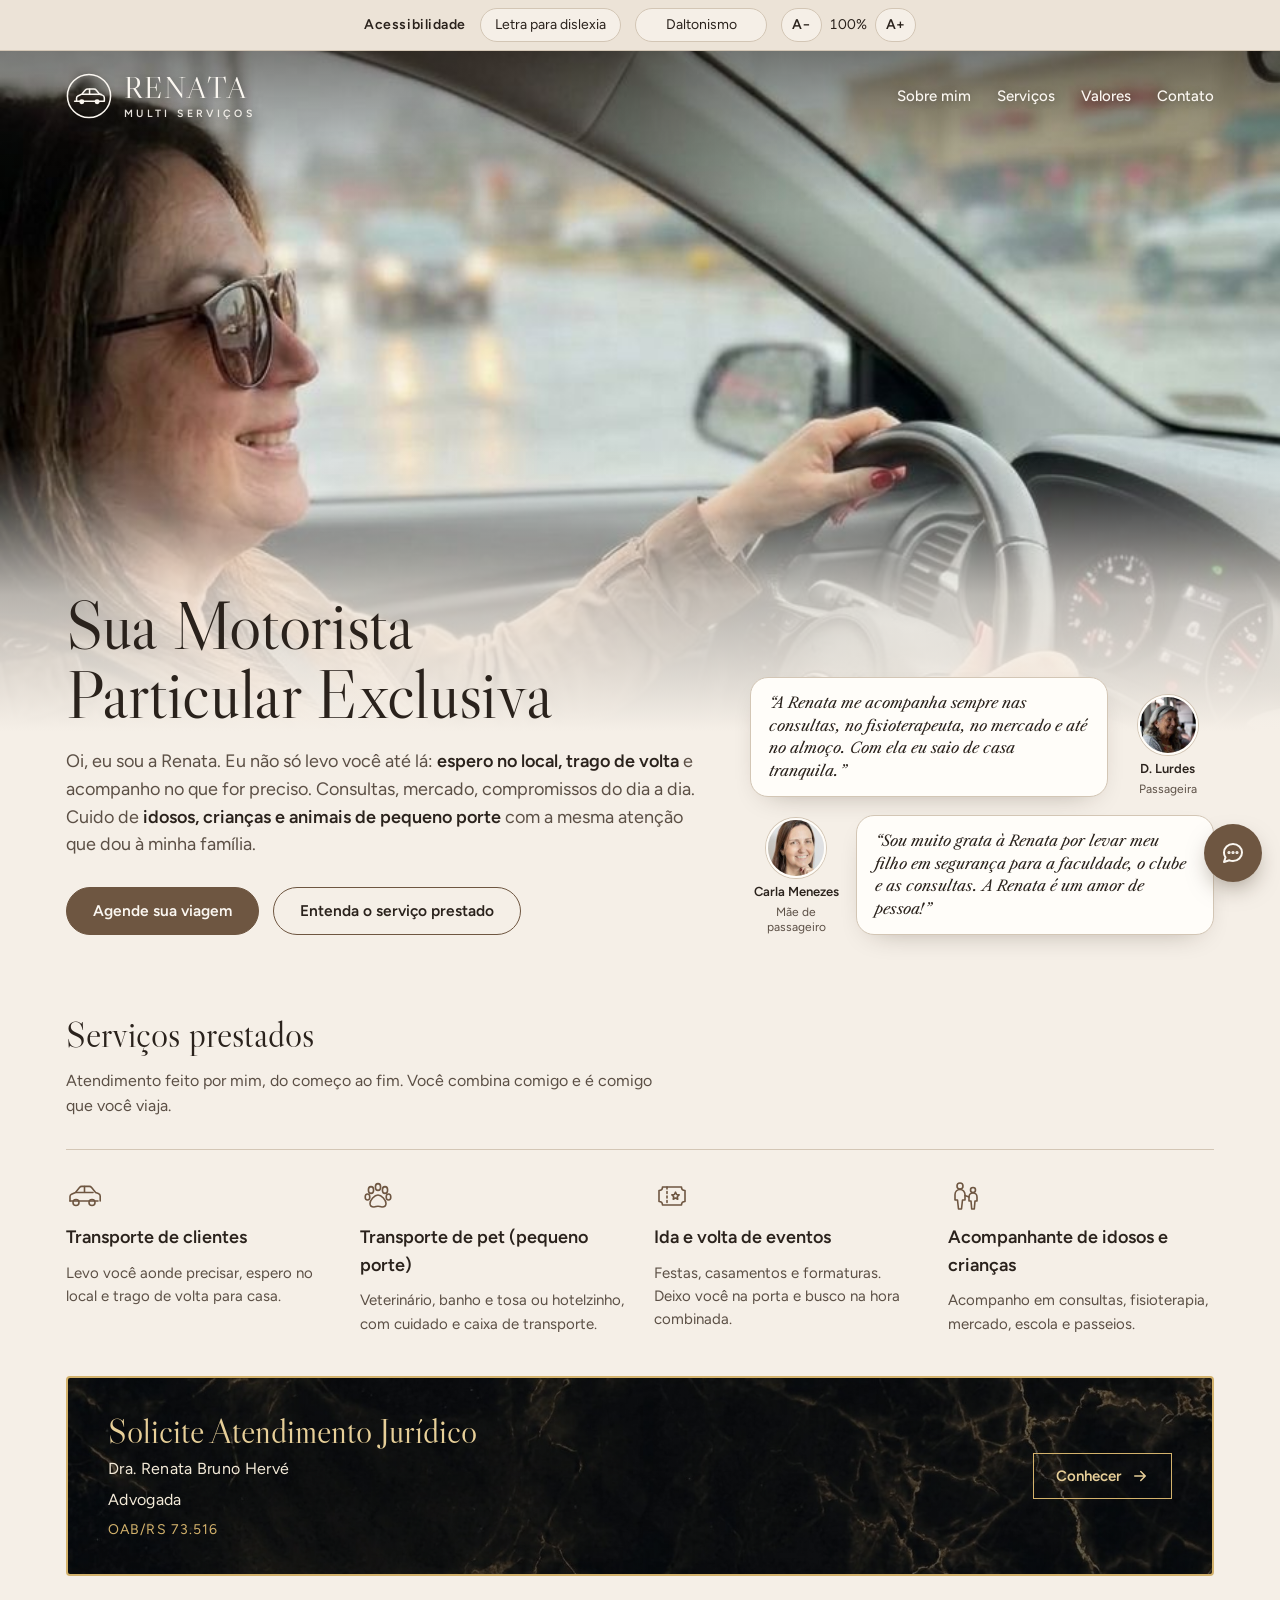
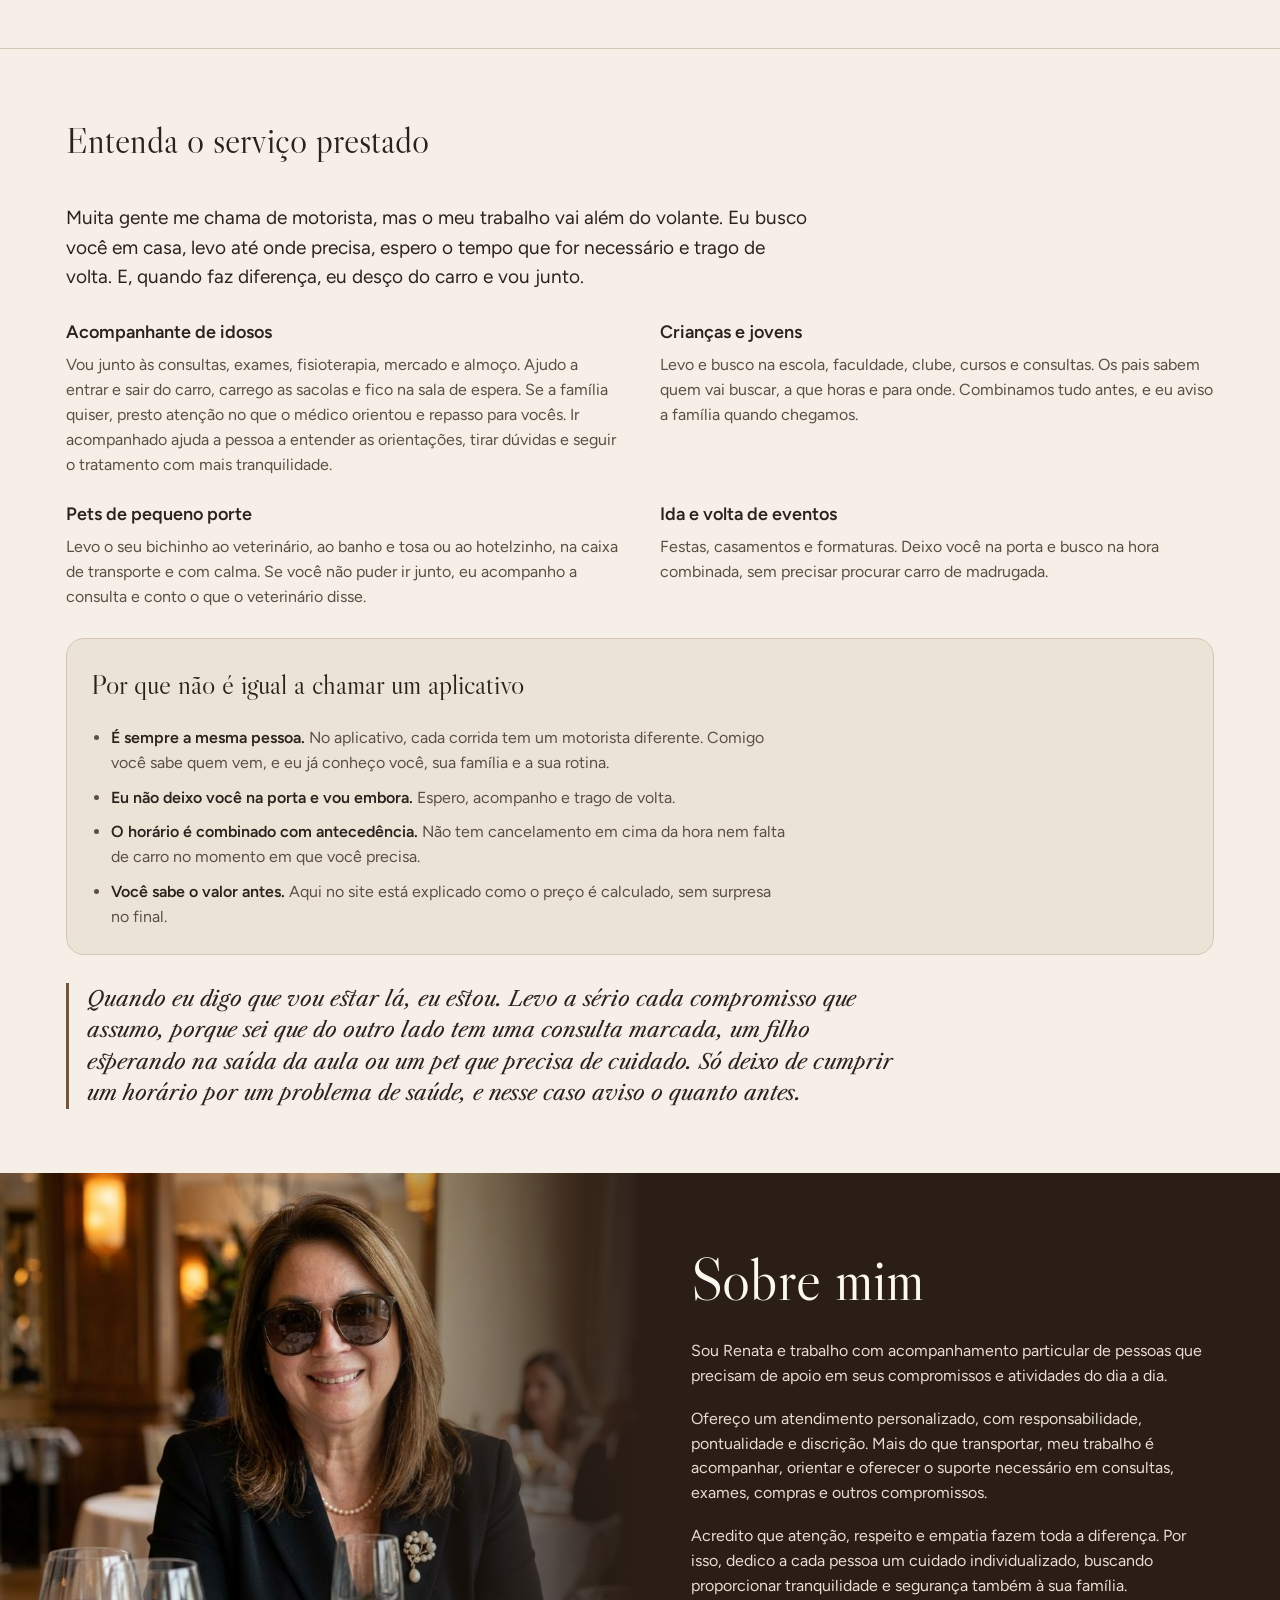
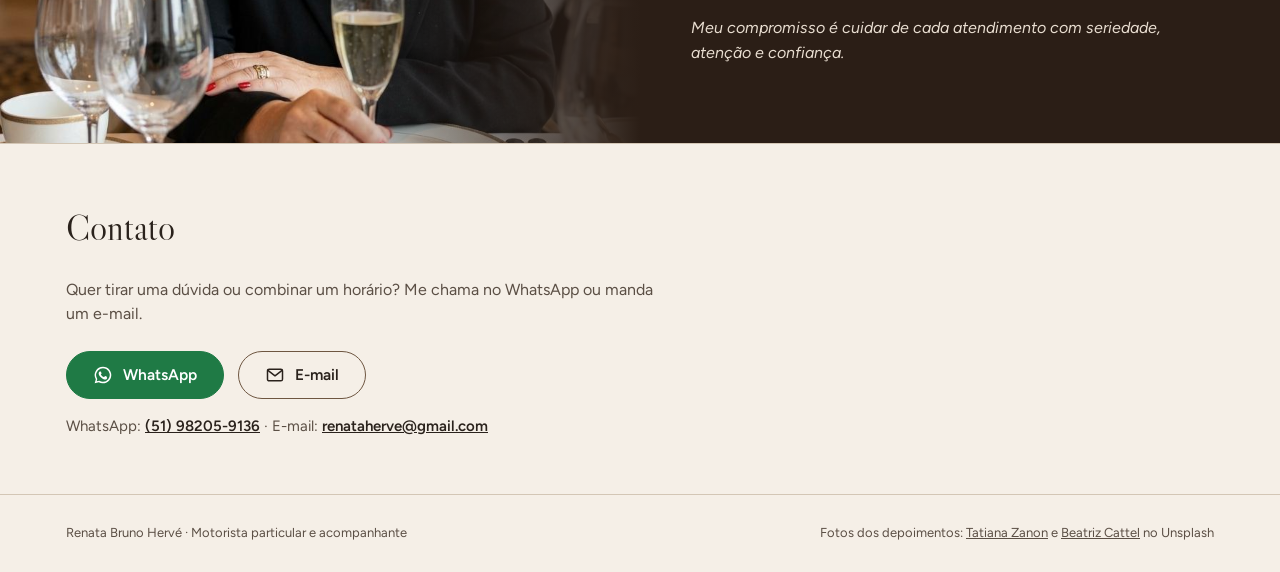
<file: index.html>
<!doctype html>
<html lang="pt-BR">
<head>
<meta charset="utf-8">
<meta name="viewport" content="width=device-width, initial-scale=1, viewport-fit=cover">
<title>Renata Multi Serviços</title>
<meta name="claude:viewport-fit-sides" content="cover">
<meta name="description" content="Renata, motorista particular e acompanhante: leva, espera, traz de volta e acompanha idosos, crianças e pets de pequeno porte.">
<link rel="preconnect" href="https://fonts.googleapis.com">
<link rel="preconnect" href="https://fonts.gstatic.com" crossorigin>
<link rel="stylesheet" href="https://fonts.googleapis.com/css2?family=Libre+Caslon+Display&family=Libre+Caslon+Text:ital@1&family=Figtree:wght@400;500;600&display=swap">
<link rel="stylesheet" href="a11y.css">
<script src="a11y.js" defer></script>
<style>
/* Layout: foto da Renata ao volante ocupa o topo e se dissolve no fundo; texto, botões e depoimentos sobre o degradê; serviços em faixa abaixo. */
:root {
  --bg: #f5efe7;
  --bg-soft: #ece3d7;
  --ink: #2a221c;
  --ink-soft: #5b4f45;
  --accent: #6e5641;
  --accent-ink: #fbf7f1;
  --line: #d3c6b5;
  --bubble: #fffdf9;
  --nav-ink: #fbf7f1;
  --font-display: "Libre Caslon Display", "Georgia", "Times New Roman", serif;
  --font-quote: "Libre Caslon Text", "Georgia", serif;
  --font-body: "Figtree", "Segoe UI", system-ui, sans-serif;
  --gutter-l: max(16px, env(safe-area-inset-left, 0px));
  --gutter-r: max(16px, env(safe-area-inset-right, 0px));
}
@media (prefers-color-scheme: dark) {
  :root:not([data-theme="light"]) {
    --bg: #1d1814; --bg-soft: #26201b; --ink: #f1e9df; --ink-soft: #c4b6a7;
    --accent: #c9a882; --accent-ink: #1d1814; --line: #4a3f35; --bubble: #2b241e; --nav-ink: #fbf7f1;
    color-scheme: dark;
  }
}
:root[data-theme="dark"] {
  --bg: #1d1814; --bg-soft: #26201b; --ink: #f1e9df; --ink-soft: #c4b6a7;
  --accent: #c9a882; --accent-ink: #1d1814; --line: #4a3f35; --bubble: #2b241e; --nav-ink: #fbf7f1;
  color-scheme: dark;
}

* { box-sizing: border-box; }
html { scroll-behavior: smooth; }
@media (prefers-reduced-motion: reduce) { html { scroll-behavior: auto; } }
img { max-width: 100%; }
[hidden] { display: none !important; }
body { margin: 0; background: var(--bg); color: var(--ink); font-family: var(--font-body); font-size: 16px; line-height: 1.55; }
.wrap { max-width: 1180px; margin-inline: auto; padding-left: var(--gutter-l); padding-right: var(--gutter-r); }
a { color: inherit; }
::selection { background: var(--accent); color: var(--accent-ink); }
:focus-visible { outline: 2px solid var(--accent); outline-offset: 3px; border-radius: 4px; }

/* ---------- Header ---------- */
.site-header { position: absolute; inset: 0 0 auto 0; z-index: 5; padding-top: env(safe-area-inset-top, 0px); }
.site-header .wrap { display: flex; align-items: center; justify-content: space-between; gap: 24px; padding-block: 22px; }
.logo { display: flex; align-items: center; gap: 12px; text-decoration: none; color: var(--nav-ink); }
.logo svg { width: 46px; height: 46px; flex: none; }
.logo-text { display: flex; flex-direction: column; line-height: 1; }
.logo-name { font-family: var(--font-display); font-size: 30px; letter-spacing: 0.06em; }
.logo-sub { font-size: 10.5px; font-weight: 600; letter-spacing: 0.32em; text-transform: uppercase; margin-top: 6px; opacity: 0.9; }
.nav { display: flex; gap: 26px; font-size: 15px; font-weight: 500; color: var(--nav-ink); }
.nav a { text-decoration: none; text-shadow: 0 1px 8px rgba(0,0,0,.35); }
.nav a:hover { text-decoration: underline; text-underline-offset: 5px; }
.logo { text-shadow: 0 1px 10px rgba(0,0,0,.3); }

/* ---------- Hero ---------- */
.hero { --photo-h: clamp(380px, 60vh, 640px); position: relative; isolation: isolate; padding-top: var(--photo-h); }
.hero-photo { position: absolute; inset: 0 0 auto 0; height: calc(var(--photo-h) + 140px); z-index: -2; background: url("img/hero.jpg") 22% 30% / cover no-repeat; }
.hero-photo::before { content: ""; position: absolute; inset: 0 0 auto 0; height: 160px; background: linear-gradient(rgba(25,18,12,.55), rgba(25,18,12,0)); }
/* o título começa dentro do degradê: a foto fica livre acima dele */
.hero-photo::after { content: ""; position: absolute; inset: 0; background: linear-gradient(to bottom, transparent 58%, color-mix(in srgb, var(--bg) 75%, transparent) 80%, var(--bg) 100%); }
.hero-grid { width: 100%; display: grid; grid-template-columns: minmax(0, 1.25fr) minmax(0, .9fr); gap: 40px; align-items: end; padding-block: 0 44px; }
.hero-copy { min-width: 0; }
h1 { font-family: var(--font-display); font-weight: 400; font-size: clamp(40px, 6vw, 68px); line-height: 1.02; margin: 0 0 18px; text-wrap: balance; letter-spacing: -0.005em; }
.lead { font-size: clamp(16px, 1.6vw, 18px); color: var(--ink-soft); max-width: 58ch; margin: 0 0 28px; }
.lead strong { color: var(--ink); font-weight: 600; }
.ctas { display: flex; flex-wrap: wrap; gap: 14px; }
.btn { display: inline-flex; align-items: center; justify-content: center; min-height: 48px; padding: 0 26px; border-radius: 999px; font-weight: 600; font-size: 15.5px; text-decoration: none; border: 1.5px solid var(--accent); transition: transform .15s ease, background-color .15s ease, color .15s ease; }
.btn-solid { background: var(--accent); color: var(--accent-ink); }
.btn-solid:hover { transform: translateY(-1px); filter: brightness(1.06); }
.btn-ghost { color: var(--ink); background: transparent; }
.btn-ghost:hover { background: var(--accent); color: var(--accent-ink); }
@media (prefers-reduced-motion: reduce) { .btn { transition: none; } .btn:hover { transform: none; } }

/* ---------- Depoimentos ---------- */
.quotes { display: flex; flex-direction: column; gap: 18px; min-width: 0; }
.quote { margin: 0; display: grid; grid-template-columns: 1fr auto; gap: 10px 14px; align-items: end; }
.quote:nth-child(2) { grid-template-columns: auto 1fr; }
.quote:nth-child(2) .bubble { order: 2; }
.quote:nth-child(2) .who { order: 1; }
.bubble { margin: 0; position: relative; background: var(--bubble); border: 1px solid var(--line); border-radius: 18px; padding: 14px 18px; font-family: var(--font-quote); font-style: italic; font-size: 15px; line-height: 1.5; color: var(--ink); box-shadow: 0 10px 30px -18px rgba(40,25,10,.45); }
.bubble p { margin: 0; }
.who { display: flex; flex-direction: column; align-items: center; gap: 6px; text-align: center; width: 92px; }
.who img { width: 60px; height: 60px; border-radius: 50%; object-fit: cover; border: 2px solid var(--bubble); box-shadow: 0 0 0 1px var(--line); }
.who cite { font-style: normal; font-weight: 600; font-size: 13px; line-height: 1.2; }
.who span { font-size: 12px; color: var(--ink-soft); line-height: 1.25; }

/* ---------- Serviços ---------- */
.services { padding-block: 28px 72px; }
.section-title { font-family: var(--font-display); font-weight: 400; font-size: clamp(28px, 3.2vw, 36px); margin: 0 0 6px; }
.section-kicker { color: var(--ink-soft); margin: 0 0 30px; max-width: 60ch; }
.service-list { list-style: none; margin: 0; padding: 0; display: grid; grid-template-columns: repeat(4, minmax(0, 1fr)); gap: 28px; border-top: 1px solid var(--line); padding-top: 28px; }
.service { min-width: 0; display: flex; flex-direction: column; gap: 10px; }
.service svg { width: 36px; height: 36px; color: var(--accent); }
.service h3 { margin: 0; font-size: 18px; font-weight: 600; }
.service p { margin: 0; color: var(--ink-soft); font-size: 15px; }
.juridico { display: flex; align-items: center; justify-content: space-between; gap: 18px 32px; flex-wrap: wrap; margin-top: 40px; padding: clamp(22px, 4vw, 34px) clamp(20px, 4vw, 40px); border: 2px solid #d3b26c; border-radius: 4px; color: #f3ead8; text-decoration: none; background: linear-gradient(rgba(8,10,14,.62), rgba(8,10,14,.62)), #0b0b0b url("advocacia/img/fundo-marmore.jpg") center / cover no-repeat; transition: box-shadow .2s, border-color .2s; }
.juridico:hover { border-color: #ead19a; box-shadow: 0 0 0 1px #ead19a, 0 10px 30px rgba(0,0,0,.35); }
.juridico:focus-visible { outline: 2px solid #ead19a; outline-offset: 4px; }
.juridico-texto { min-width: 0; display: flex; flex-direction: column; gap: 6px; }
.juridico-titulo { font-family: var(--font-display); font-size: clamp(24px, 3.2vw, 34px); line-height: 1.15; color: #e7cf98; }
.juridico-nome { font-size: 16px; letter-spacing: .02em; }
.juridico-oab { font-size: 14px; letter-spacing: .08em; text-transform: uppercase; color: #d3b26c; }
.juridico-seta { flex: none; display: inline-flex; align-items: center; gap: 10px; min-height: 46px; padding: 0 22px; border: 1.5px solid #d3b26c; color: #e7cf98; font-weight: 600; font-size: 15px; }
.juridico-seta svg { width: 18px; height: 18px; }

/* ---------- Seções provisórias ---------- */
.contato { border-top: 1px solid var(--line); }
.contato .wrap { padding-block: 56px; display: grid; gap: 16px; }
.contato p { color: var(--ink-soft); margin: 0; max-width: 60ch; }
.contato-btns { display: flex; flex-wrap: wrap; gap: 14px; margin-top: 8px; }
.contato-btns .btn { gap: 10px; }
.contato-btns svg { width: 20px; height: 20px; flex: none; }
.btn-wa { background: #1f7a45; border-color: #1f7a45; color: #fff; }
.btn-wa:hover { filter: brightness(1.08); }
.contato-dados { font-size: 15px; color: var(--ink-soft); }
.contato-dados a { color: var(--ink); font-weight: 600; }
@media (max-width: 640px) { .contato-btns .btn { flex: 1 1 100%; } }

/* ---------- Textos: Entenda o serviço e Sobre mim ---------- */
.texto { border-top: 1px solid var(--line); }
.texto .wrap { padding-block: 64px; display: grid; gap: 28px; }
.texto .intro { font-size: clamp(17px, 1.8vw, 19px); color: var(--ink); max-width: 62ch; margin: 0; }
.texto p { margin: 0; max-width: 64ch; color: var(--ink-soft); }
.texto h3 { margin: 0 0 6px; font-size: 18px; font-weight: 600; color: var(--ink); }
.pilares { display: grid; grid-template-columns: repeat(2, minmax(0, 1fr)); gap: 24px 40px; }
.pilares > div { min-width: 0; }
.comparativo { background: var(--bg-soft); border: 1px solid var(--line); border-radius: 18px; padding: 24px; display: grid; gap: 14px; }
.comparativo h3 { font-family: var(--font-display); font-weight: 400; font-size: clamp(22px, 2.4vw, 28px); }
.comparativo ul { margin: 0; padding-left: 20px; display: grid; gap: 10px; color: var(--ink-soft); max-width: 70ch; }
.comparativo li strong { color: var(--ink); font-weight: 600; }
.compromisso { font-family: var(--font-quote); font-style: italic; font-size: clamp(18px, 2vw, 21px); line-height: 1.5; color: var(--ink) !important; border-left: 3px solid var(--accent); padding-left: 18px; }
/* Sobre mim: foto à esquerda que se dissolve no marrom escuro, texto à direita. No celular a foto fica em cima. */
.sobre { --sobre-bg: #2b1e16; display: grid; grid-template-columns: minmax(0, 1fr) minmax(0, 1fr); min-height: 560px; background: var(--sobre-bg); color: #f3ebe1; color-scheme: dark; }
.sobre-foto { position: relative; margin: 0; overflow: hidden; }
.sobre-foto img { position: absolute; inset: 0; width: 100%; height: 100%; object-fit: cover; object-position: 50% 25%; display: block; }
.sobre-foto::after { content: ""; position: absolute; inset: 0; background: linear-gradient(to right, rgba(43,30,22,0) 50%, rgba(43,30,22,.55) 78%, var(--sobre-bg) 100%); }
.sobre-texto { align-self: center; display: grid; gap: 18px; max-width: 680px; padding-block: clamp(48px, 6vw, 88px); padding-left: clamp(24px, 4vw, 56px); padding-right: max(var(--gutter-r), 5vw); }
.sobre h2 { font-family: var(--font-display); font-weight: 400; font-size: clamp(38px, 4.6vw, 60px); line-height: 1.05; margin: 0 0 10px; color: #fbf7f1; }
.sobre p { margin: 0; max-width: 62ch; color: #e8ddd0; }
.sobre ::selection { background: #c9a882; color: #1d1814; }
@media (max-width: 820px) {
  .sobre { grid-template-columns: minmax(0, 1fr); min-height: 0; }
  .sobre-foto { height: min(115vw, 560px); }
  .sobre-foto::after { background: linear-gradient(to bottom, rgba(43,30,22,0) 55%, rgba(43,30,22,.6) 82%, var(--sobre-bg) 100%); }
  .sobre-texto { max-width: none; padding-top: 8px; padding-left: var(--gutter-l); }
}
@media (max-width: 640px) { .pilares { grid-template-columns: minmax(0, 1fr); } .texto .wrap { padding-block: 48px; } }

footer { border-top: 1px solid var(--line); }
footer .wrap { padding-block: 28px; display: flex; flex-wrap: wrap; justify-content: space-between; gap: 12px; font-size: 13px; color: var(--ink-soft); }
footer a { color: var(--ink-soft); }

/* ---------- Botão flutuante ---------- */
.float-chat { position: fixed; right: calc(18px + env(safe-area-inset-right, 0px)); bottom: calc(18px + env(safe-area-inset-bottom, 0px)); z-index: 10; width: 58px; height: 58px; border-radius: 50%; background: var(--accent); color: var(--accent-ink); display: grid; place-items: center; box-shadow: 0 10px 24px -8px rgba(40,25,10,.5); }
.float-chat svg { width: 28px; height: 28px; }

/* ---------- Responsivo ---------- */
@media (max-width: 960px) {
  .hero-grid { grid-template-columns: minmax(0, 1fr); gap: 32px; }
  .service-list { grid-template-columns: repeat(2, minmax(0, 1fr)); }
  .nav { display: none; }
}
@media (max-width: 640px) {
  .hero { --photo-h: 92vw; }
  .hero-photo { height: calc(var(--photo-h) + 30vw); background-position: center top; background-size: 100% auto; background-color: var(--bg); }
  .logo-name { font-size: 26px; }
  .logo svg { width: 40px; height: 40px; }
  .service-list { grid-template-columns: minmax(0, 1fr); gap: 22px; }
  .ctas .btn { flex: 1 1 100%; }
  /* depoimentos: balão em largura total e a pessoa embaixo, em linha */
  .quote, .quote:nth-child(2) { grid-template-columns: minmax(0, 1fr); gap: 8px; }
  .quote .bubble, .quote:nth-child(2) .bubble { order: 1; }
  .quote .who, .quote:nth-child(2) .who { order: 2; }
  .who { width: auto; display: grid; grid-template-columns: auto minmax(0, 1fr); column-gap: 10px; align-items: center; justify-items: start; text-align: left; padding-left: 12px; }
  .who img { width: 44px; height: 44px; grid-row: span 2; }
  .float-chat { width: 50px; height: 50px; }
  .float-chat svg { width: 24px; height: 24px; }
}
</style>
</head>
<body>
<header class="site-header">
  <div class="wrap">
    <a class="logo" href="#topo" aria-label="Renata Multi Serviços, início">
      <svg viewBox="0 0 48 48" fill="none" stroke="currentColor" stroke-width="1.6" aria-hidden="true">
        <circle cx="24" cy="24" r="22.5"/>
        <path d="M9 29.5h30M11 29.5v-3.2c0-1 .5-1.9 1.4-2.3l4.1-1.9 3.7-4.3c.6-.7 1.5-1.1 2.4-1.1h6.6c1 0 1.9.5 2.5 1.2l3.4 4.3 2.9.9c1.2.4 2 1.5 2 2.8v3.6" stroke-linecap="round" stroke-linejoin="round"/>
        <path d="M17 22.1h19.6M24.6 17v5.1" stroke-linecap="round"/>
        <circle cx="16.5" cy="30" r="2.6" fill="currentColor" stroke="none"/>
        <circle cx="32.5" cy="30" r="2.6" fill="currentColor" stroke="none"/>
      </svg>
      <span class="logo-text"><span class="logo-name">RENATA</span><span class="logo-sub">Multi Serviços</span></span>
    </a>
    <nav class="nav" aria-label="Principal">
      <a href="#sobre">Sobre mim</a>
      <a href="#servicos">Serviços</a>
      <a href="valores.html">Valores</a>
      <a href="#contato">Contato</a>
    </nav>
  </div>
</header>

<main id="topo">
  <section class="hero" aria-labelledby="titulo">
    <div class="hero-photo" role="img" aria-label="Renata sorrindo ao volante do carro"></div>
    <div class="wrap hero-grid">
      <div class="hero-copy">
        <h1 id="titulo">Sua Motorista Particular Exclusiva</h1>
        <p class="lead">Oi, eu sou a Renata. Eu não só levo você até lá: <strong>espero no local, trago de volta</strong> e acompanho no que for preciso. Consultas, mercado, compromissos do dia a dia. Cuido de <strong>idosos, crianças e animais de pequeno porte</strong> com a mesma atenção que dou à minha família.</p>
        <div class="ctas">
          <a class="btn btn-solid" href="agendar.html">Agende sua viagem</a>
          <a class="btn btn-ghost" href="#entenda">Entenda o serviço prestado</a>
        </div>
      </div>

      <div class="quotes" aria-label="O que dizem os clientes">
        <figure class="quote">
          <blockquote class="bubble"><p>“A Renata me acompanha sempre nas consultas, no fisioterapeuta, no mercado e até no almoço. Com ela eu saio de casa tranquila.”</p></blockquote>
          <figcaption class="who"><img src="img/elvira.jpg" alt="Foto de D. Lurdes" width="60" height="60"><cite>D. Lurdes</cite><span>Passageira</span></figcaption>
        </figure>
        <figure class="quote">
          <blockquote class="bubble"><p>“Sou muito grata à Renata por levar meu filho em segurança para a faculdade, o clube e as consultas. A Renata é um amor de pessoa!”</p></blockquote>
          <figcaption class="who"><img src="img/priscila.jpg" alt="Foto de Carla Menezes" width="60" height="60"><cite>Carla Menezes</cite><span>Mãe de passageiro</span></figcaption>
        </figure>
      </div>
    </div>
  </section>

  <section class="services" id="servicos" aria-labelledby="servicos-titulo">
    <div class="wrap">
      <h2 class="section-title" id="servicos-titulo">Serviços prestados</h2>
      <p class="section-kicker">Atendimento feito por mim, do começo ao fim. Você combina comigo e é comigo que você viaja.</p>
      <ul class="service-list">
        <li class="service">
          <svg viewBox="0 0 36 36" fill="none" stroke="currentColor" stroke-width="1.6" stroke-linecap="round" stroke-linejoin="round" aria-hidden="true"><path d="M4 23v-4.5c0-1 .6-1.9 1.5-2.3l4-1.7 4-5c.6-.7 1.4-1.1 2.3-1.1h7.5c.9 0 1.7.4 2.3 1.1l4 5 2.7.9c1.2.4 1.9 1.5 1.9 2.7V23"/><path d="M4 23h28M10 14.5h17M18.5 8.5v6"/><circle cx="10" cy="24.5" r="3"/><circle cx="26" cy="24.5" r="3"/></svg>
          <h3>Transporte de clientes</h3>
          <p>Levo você aonde precisar, espero no local e trago de volta para casa.</p>
        </li>
        <li class="service">
          <svg viewBox="0 0 36 36" fill="none" stroke="currentColor" stroke-width="1.6" stroke-linecap="round" stroke-linejoin="round" aria-hidden="true"><ellipse cx="11" cy="12" rx="2.6" ry="3.4"/><ellipse cx="18" cy="9" rx="2.6" ry="3.4"/><ellipse cx="25" cy="12" rx="2.6" ry="3.4"/><ellipse cx="7.5" cy="19" rx="2.3" ry="3"/><ellipse cx="28.5" cy="19" rx="2.3" ry="3"/><path d="M18 17c-3.6 0-8 5.2-8 8.6 0 2.4 1.8 3.4 4 3.4 1.6 0 2.6-.8 4-.8s2.4.8 4 .8c2.2 0 4-1 4-3.4 0-3.4-4.4-8.6-8-8.6z"/></svg>
          <h3>Transporte de pet (pequeno porte)</h3>
          <p>Veterinário, banho e tosa ou hotelzinho, com cuidado e caixa de transporte.</p>
        </li>
        <li class="service">
          <svg viewBox="0 0 36 36" fill="none" stroke="currentColor" stroke-width="1.6" stroke-linecap="round" stroke-linejoin="round" aria-hidden="true"><path d="M5 12.5c2 0 3.5-1.5 3.5-3.5h19c0 2 1.5 3.5 3.5 3.5v11c-2 0-3.5 1.5-3.5 3.5h-19c0-2-1.5-3.5-3.5-3.5z"/><path d="M13 9v18" stroke-dasharray="2 2.5"/><path d="M21.5 14.2l1.1 2.3 2.5.4-1.8 1.8.4 2.5-2.2-1.2-2.3 1.2.5-2.5-1.8-1.8 2.5-.4z"/></svg>
          <h3>Ida e volta de eventos</h3>
          <p>Festas, casamentos e formaturas. Deixo você na porta e busco na hora combinada.</p>
        </li>
        <li class="service">
          <svg viewBox="0 0 36 36" fill="none" stroke="currentColor" stroke-width="1.6" stroke-linecap="round" stroke-linejoin="round" aria-hidden="true"><circle cx="12" cy="8" r="3"/><circle cx="25" cy="12" r="2.5"/><path d="M12 11.5c-3 0-5 2.3-5 5.3V22h2.5l1 9h3l1-9H17v-5.2c0-3-2-5.3-5-5.3z"/><path d="M25 15c-2.3 0-4 1.8-4 4v4h2l.7 8h2.6l.7-8h2v-4c0-2.2-1.7-4-4-4z"/><path d="M17 17.5l4 1.5"/></svg>
          <h3>Acompanhante de idosos e crianças</h3>
          <p>Acompanho em consultas, fisioterapia, mercado, escola e passeios.</p>
        </li>
      </ul>
      <a class="juridico" href="advocacia/">
        <span class="juridico-texto">
          <span class="juridico-titulo">Solicite Atendimento Jurídico</span>
          <span class="juridico-nome">Dra. Renata Bruno Hervé</span>
          <span class="juridico-nome">Advogada</span>
          <span class="juridico-oab">OAB/RS 73.516</span>
        </span>
        <span class="juridico-seta">Conhecer <svg viewBox="0 0 24 24" fill="none" stroke="currentColor" stroke-width="2" stroke-linecap="round" stroke-linejoin="round" aria-hidden="true"><path d="M5 12h14M13 6l6 6-6 6"/></svg></span>
      </a>
    </div>
  </section>


  <section class="texto" id="entenda" aria-labelledby="entenda-titulo">
    <div class="wrap">
      <h2 class="section-title" id="entenda-titulo">Entenda o serviço prestado</h2>
      <p class="intro">Muita gente me chama de motorista, mas o meu trabalho vai além do volante. Eu busco você em casa, levo até onde precisa, espero o tempo que for necessário e trago de volta. E, quando faz diferença, eu desço do carro e vou junto.</p>
      <div class="pilares">
        <div>
          <h3>Acompanhante de idosos</h3>
          <p>Vou junto às consultas, exames, fisioterapia, mercado e almoço. Ajudo a entrar e sair do carro, carrego as sacolas e fico na sala de espera. Se a família quiser, presto atenção no que o médico orientou e repasso para vocês. Ir acompanhado ajuda a pessoa a entender as orientações, tirar dúvidas e seguir o tratamento com mais tranquilidade.</p>
        </div>
        <div>
          <h3>Crianças e jovens</h3>
          <p>Levo e busco na escola, faculdade, clube, cursos e consultas. Os pais sabem quem vai buscar, a que horas e para onde. Combinamos tudo antes, e eu aviso a família quando chegamos.</p>
        </div>
        <div>
          <h3>Pets de pequeno porte</h3>
          <p>Levo o seu bichinho ao veterinário, ao banho e tosa ou ao hotelzinho, na caixa de transporte e com calma. Se você não puder ir junto, eu acompanho a consulta e conto o que o veterinário disse.</p>
        </div>
        <div>
          <h3>Ida e volta de eventos</h3>
          <p>Festas, casamentos e formaturas. Deixo você na porta e busco na hora combinada, sem precisar procurar carro de madrugada.</p>
        </div>
      </div>
      <div class="comparativo">
        <h3>Por que não é igual a chamar um aplicativo</h3>
        <ul>
          <li><strong>É sempre a mesma pessoa.</strong> No aplicativo, cada corrida tem um motorista diferente. Comigo você sabe quem vem, e eu já conheço você, sua família e a sua rotina.</li>
          <li><strong>Eu não deixo você na porta e vou embora.</strong> Espero, acompanho e trago de volta.</li>
          <li><strong>O horário é combinado com antecedência.</strong> Não tem cancelamento em cima da hora nem falta de carro no momento em que você precisa.</li>
          <li><strong>Você sabe o valor antes.</strong> Aqui no site está explicado como o preço é calculado, sem surpresa no final.</li>
        </ul>
      </div>
      <p class="compromisso">Quando eu digo que vou estar lá, eu estou. Levo a sério cada compromisso que assumo, porque sei que do outro lado tem uma consulta marcada, um filho esperando na saída da aula ou um pet que precisa de cuidado. Só deixo de cumprir um horário por um problema de saúde, e nesse caso aviso o quanto antes.</p>
    </div>
  </section>

  <section class="sobre" id="sobre" aria-labelledby="sobre-titulo">
    <figure class="sobre-foto"><img src="img/renata.jpg" alt="Renata sorrindo, sentada à mesa de um restaurante" loading="lazy" width="896" height="1195"></figure>
    <div class="sobre-texto">
      <h2 id="sobre-titulo">Sobre mim</h2>
      <p>Sou Renata e trabalho com acompanhamento particular de pessoas que precisam de apoio em seus compromissos e atividades do dia a dia.</p>
      <p>Ofereço um atendimento personalizado, com responsabilidade, pontualidade e discrição. Mais do que transportar, meu trabalho é acompanhar, orientar e oferecer o suporte necessário em consultas, exames, compras e outros compromissos.</p>
      <p>Acredito que atenção, respeito e empatia fazem toda a diferença. Por isso, dedico a cada pessoa um cuidado individualizado, buscando proporcionar tranquilidade e segurança também à sua família.</p>
      <p><em>Meu compromisso é cuidar de cada atendimento com seriedade, atenção e confiança.</em></p>
    </div>
  </section>

  <section class="contato" id="contato" aria-labelledby="contato-titulo">
    <div class="wrap">
      <h2 class="section-title" id="contato-titulo">Contato</h2>
      <p>Quer tirar uma dúvida ou combinar um horário? Me chama no WhatsApp ou manda um e-mail.</p>
      <div class="contato-btns">
        <a class="btn btn-wa" href="https://wa.me/5551982059136?text=Oi!%20Estou%20vindo%20pelo%20contato%20do%20site%20Renata%20Servi%C3%A7os." target="_blank" rel="noopener">
          <svg viewBox="0 0 24 24" fill="currentColor" aria-hidden="true"><path d="M12 2a10 10 0 0 0-8.6 15.1L2 22l5-1.3A10 10 0 1 0 12 2zm0 18.2c-1.5 0-3-.4-4.3-1.2l-.3-.2-3 .8.8-2.9-.2-.3A8.2 8.2 0 1 1 12 20.2zm4.5-6.1c-.2-.1-1.5-.7-1.7-.8-.2-.1-.4-.1-.6.1l-.8 1c-.1.2-.3.2-.5.1a6.7 6.7 0 0 1-3.3-2.9c-.3-.4.2-.4.7-1.3.1-.2 0-.3 0-.4l-.8-1.8c-.2-.5-.4-.4-.6-.4h-.5c-.2 0-.4.1-.7.3-.2.3-.9.9-.9 2.2s.9 2.5 1 2.7c.1.2 1.8 2.7 4.3 3.8 1.6.7 2.2.7 3 .6.5-.1 1.5-.6 1.7-1.2.2-.6.2-1.1.2-1.2-.1-.1-.3-.2-.5-.3z"/></svg>
          WhatsApp
        </a>
        <a class="btn btn-ghost" href="mailto:renataherve@gmail.com?subject=Contato%20pelo%20site&amp;body=Oi!%20Estou%20vindo%20pelo%20contato%20do%20site%20Renata%20Servi%C3%A7os.">
          <svg viewBox="0 0 24 24" fill="none" stroke="currentColor" stroke-width="1.8" stroke-linecap="round" stroke-linejoin="round" aria-hidden="true"><rect x="3" y="5" width="18" height="14" rx="2"/><path d="m3.5 6.5 8.5 6.5 8.5-6.5"/></svg>
          E-mail
        </a>
      </div>
      <p class="contato-dados">WhatsApp: <a href="https://wa.me/5551982059136?text=Oi!%20Estou%20vindo%20pelo%20contato%20do%20site%20Renata%20Servi%C3%A7os." target="_blank" rel="noopener">(51) 98205-9136</a> · E-mail: <a href="mailto:renataherve@gmail.com?subject=Contato%20pelo%20site&amp;body=Oi!%20Estou%20vindo%20pelo%20contato%20do%20site%20Renata%20Servi%C3%A7os.">renataherve@gmail.com</a></p>
    </div>
  </section>
</main>

<footer>
  <div class="wrap">
    <span>Renata Bruno Hervé · Motorista particular e acompanhante</span>
    <span>Fotos dos depoimentos: <a href="https://unsplash.com/photos/smiling-woman-in-gray-cardigan-MMhazsT2wtM" target="_blank" rel="noopener">Tatiana Zanon</a> e <a href="https://unsplash.com/photos/a-smiling-woman-with-long-brown-hair--UQ85UBIfwo" target="_blank" rel="noopener">Beatriz Cattel</a> no Unsplash</span>
  </div>
</footer>

<a class="float-chat" href="https://wa.me/5551982059136?text=Oi!%20Estou%20vindo%20pelo%20contato%20do%20site%20Renata%20Servi%C3%A7os." target="_blank" rel="noopener" aria-label="Falar comigo no WhatsApp">
  <svg viewBox="0 0 28 28" fill="none" stroke="currentColor" stroke-width="2" stroke-linecap="round" stroke-linejoin="round" aria-hidden="true"><path d="M5 13.5C5 8.8 9 5 14 5s9 3.8 9 8.5-4 8.5-9 8.5c-1.3 0-2.5-.2-3.6-.7L5 23l1.5-4.6A8 8 0 0 1 5 13.5z"/><circle cx="10" cy="13.5" r=".6" fill="currentColor"/><circle cx="14" cy="13.5" r=".6" fill="currentColor"/><circle cx="18" cy="13.5" r=".6" fill="currentColor"/></svg>
</a>
</body>
</html>
</file>
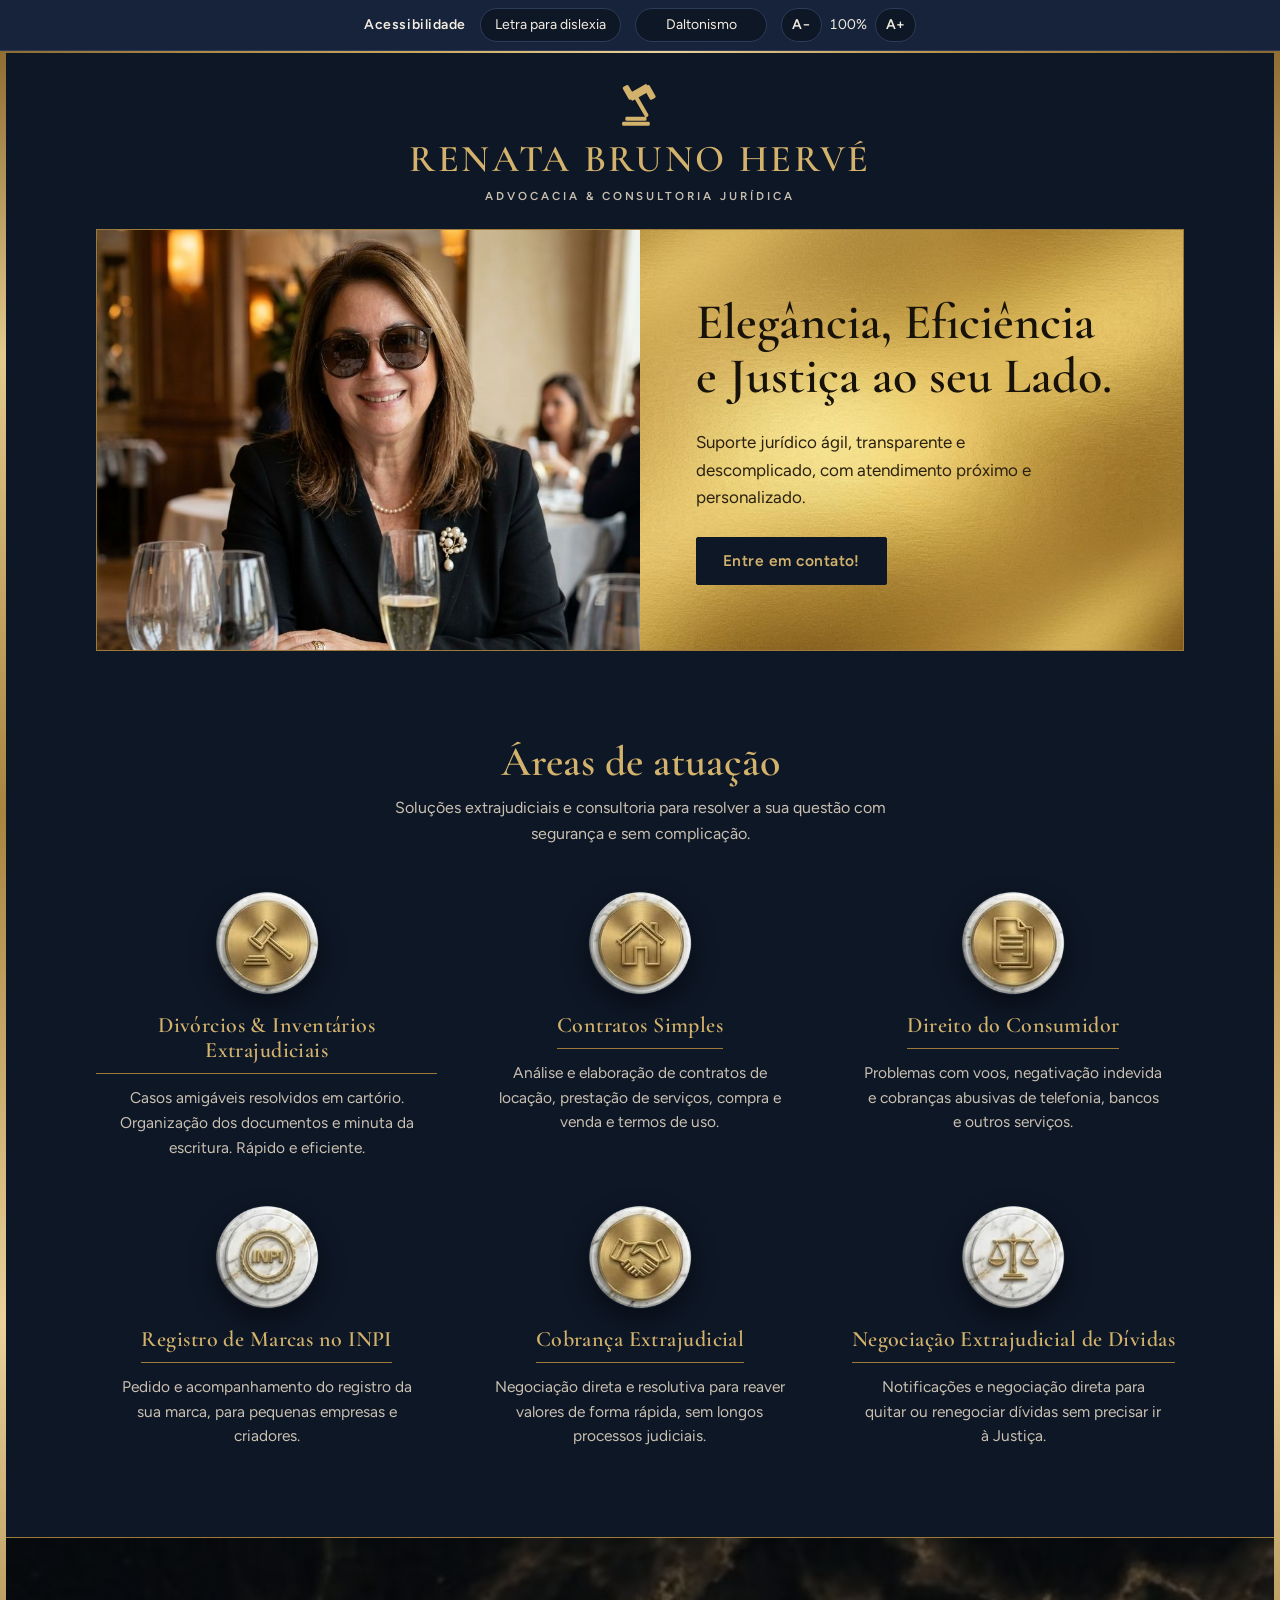
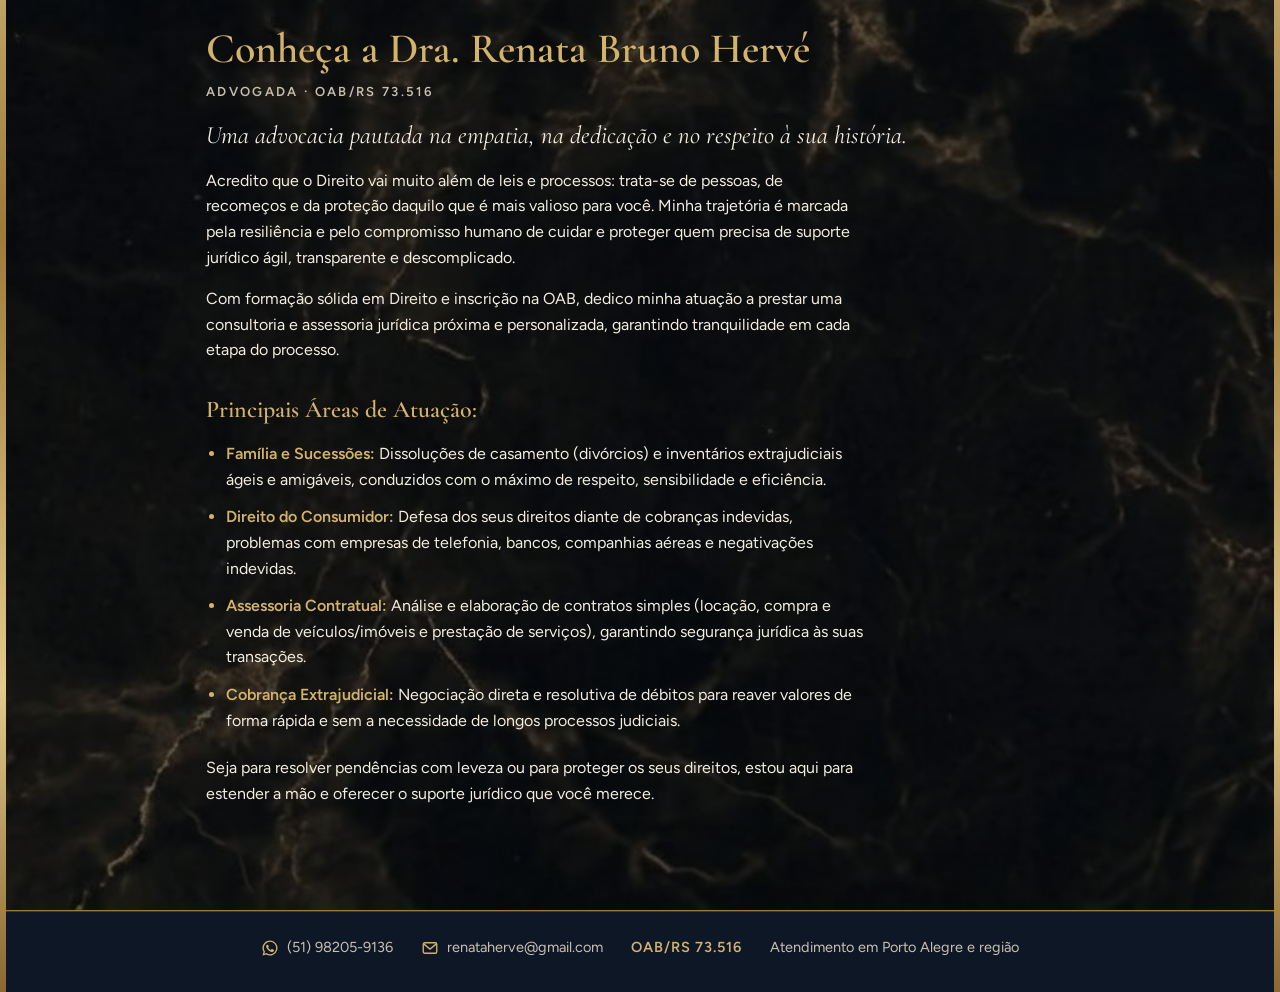
<file: advocacia/index.html>
<!doctype html>
<html lang="pt-BR">
<head>
<meta charset="utf-8">
<meta name="viewport" content="width=device-width, initial-scale=1, viewport-fit=cover">
<title>Renata Bruno Hervé · Advocacia e Consultoria Jurídica</title>
<meta name="description" content="Dra. Renata Bruno Hervé: família e sucessões, direito do consumidor, contratos, cobrança extrajudicial e registro de marcas. Atendimento próximo e descomplicado.">
<link rel="preconnect" href="https://fonts.googleapis.com">
<link rel="preconnect" href="https://fonts.gstatic.com" crossorigin>
<link rel="stylesheet" href="https://fonts.googleapis.com/css2?family=Cormorant+Garamond:wght@500;600&family=Figtree:wght@400;500;600&display=swap">
<link rel="stylesheet" href="../a11y.css">
<script src="../a11y.js" defer></script>
<style>
/* Azul-marinho e dourado, como no modelo, com tudo reto. O site é escuro nos dois temas do sistema. */
:root {
  --bg: #0e1726; --bg-soft: #16233a; --panel: #121e33; --ink: #f3ece0; --ink-soft: #c9c0b1;
  --gold: #d3b26c; --gold-deep: #9c7a3a; --gold-ink: #17120a; --line: #2c3b57;
  --accent: #d3b26c; --accent-ink: #17120a;
  --gold-grad: linear-gradient(135deg, #8f6d33 0%, #c9a65e 32%, #ead19a 52%, #b8914b 74%, #8a6830 100%);
  --font-display: "Cormorant Garamond", Georgia, "Times New Roman", serif;
  --font-body: "Figtree", "Segoe UI", system-ui, sans-serif;
  --gutter-l: max(16px, env(safe-area-inset-left, 0px));
  --gutter-r: max(16px, env(safe-area-inset-right, 0px));
  color-scheme: dark;
}
@media (prefers-color-scheme: dark) { :root:not([data-theme="light"]) { --bg: #0e1726; } }
:root[data-theme="dark"] { --bg: #0e1726; }
* { box-sizing: border-box; }
[hidden] { display: none !important; }
::selection { background: var(--gold); color: var(--gold-ink); }
html { scroll-behavior: smooth; }
body { margin: 0; background: var(--bg); color: var(--ink); font-family: var(--font-body); font-size: 16px; line-height: 1.6; }
.wrap { max-width: 1120px; margin-inline: auto; padding-left: var(--gutter-l); padding-right: var(--gutter-r); }
a { color: inherit; }
:focus-visible { outline: 2px solid var(--gold); outline-offset: 3px; border-radius: 4px; }
.fio { height: 2px; background: var(--gold-grad); }
/* Página emoldurada: duas barras douradas acompanham a página de cima a baixo */
body { background: #080e18; }
.pagina { position: relative; max-width: 1280px; margin-inline: auto; background: var(--bg); padding-inline: 6px; }
.pagina::before, .pagina::after { content: ""; position: absolute; top: 0; bottom: 0; width: 6px; pointer-events: none; z-index: 1;
  background: linear-gradient(to bottom, #8f6d33, #e3c98d 12%, #a8843f 30%, #ead19a 50%, #9c7a3a 70%, #e3c98d 88%, #8a6830); }
.pagina::before { left: 0; }
.pagina::after { right: 0; }

/* Cabeçalho */
.topo { text-align: center; padding-block: 28px 24px; }
.marca { display: inline-flex; flex-direction: column; align-items: center; gap: 6px; text-decoration: none; }
.marca svg { width: 52px; height: 52px; color: var(--gold); }
.marca-nome { font-family: var(--font-display); font-weight: 600; font-size: clamp(23px, 6.2vw, 38px); letter-spacing: .07em; line-height: 1.1; text-align: center; text-wrap: balance; color: var(--gold); }
.marca-sub { font-size: 11.5px; font-weight: 600; letter-spacing: .26em; text-transform: uppercase; color: var(--ink-soft); }

/* Destaque: foto e painel dourado lado a lado */
.destaque { display: grid; grid-template-columns: minmax(0, 1fr) minmax(0, 1fr); border: 1px solid var(--gold-deep); }
.destaque-foto { margin: 0; min-height: 420px; position: relative; }
.destaque-foto img { position: absolute; inset: 0; width: 100%; height: 100%; object-fit: cover; object-position: 50% 22%; display: block; }
.destaque-painel { background: #c9a65e url("img/fundo-dourado.jpg") center / cover no-repeat; color: var(--gold-ink); display: grid; align-content: center; gap: 26px; padding: clamp(28px, 5vw, 56px); }
.destaque-painel h1 { font-family: var(--font-display); font-weight: 600; font-size: clamp(32px, 4.2vw, 50px); line-height: 1.08; margin: 0; text-wrap: balance; }
.destaque-painel p { margin: 0; font-size: 17px; max-width: 34ch; color: #2a2010; }

.btn { display: inline-flex; align-items: center; justify-content: center; gap: 10px; min-height: 48px; padding: 0 26px; font: inherit; font-weight: 600; font-size: 15.5px; letter-spacing: .03em; text-decoration: none; border: 1.5px solid var(--gold); cursor: pointer; border-radius: 2px; }
.btn svg { width: 20px; height: 20px; flex: none; }
.btn-escuro { background: var(--bg); color: var(--gold); border-color: var(--bg); justify-self: start; }
.btn-escuro:hover { background: #17233a; }
.btn-ouro { background: var(--gold-grad); color: var(--gold-ink); border-color: var(--gold-deep); }
.btn-ouro:hover { filter: brightness(1.06); }
.btn-linha { background: transparent; color: var(--gold); }
.btn-linha:hover { background: rgba(211,178,108,.1); }

/* Áreas de atuação */
.secao { padding-block: clamp(56px, 7vw, 88px); }
.titulo { font-family: var(--font-display); font-weight: 600; color: var(--gold); font-size: clamp(30px, 3.6vw, 42px); line-height: 1.1; margin: 0 0 10px; text-align: center; }
.titulo-sub { text-align: center; color: var(--ink-soft); margin: 0 auto 44px; max-width: 56ch; }
.areas { display: grid; grid-template-columns: repeat(3, minmax(0, 1fr)); gap: 44px 32px; margin: 0; padding: 0; list-style: none; }
.area { text-align: center; display: grid; justify-items: center; align-content: start; gap: 12px; }
.icone { width: 104px; height: 104px; border-radius: 50%; display: block; box-shadow: 0 10px 26px rgba(0,0,0,.45); }
.area h3 { font-family: var(--font-display); font-weight: 600; font-size: 22px; line-height: 1.15; letter-spacing: .02em; color: var(--gold); margin: 6px 0 0; padding-bottom: 10px; border-bottom: 1px solid var(--gold-deep); }
.area p { margin: 0; color: var(--ink-soft); font-size: 15.5px; max-width: 30ch; }

/* Sobre */
/* Fundo de mármore escuro; um véu por cima deixa o texto fácil de ler */
.sobre { background: linear-gradient(rgba(8,10,14,.62), rgba(8,10,14,.62)), #0b0b0b url("img/fundo-marmore.jpg") center / cover no-repeat; border-block: 1px solid var(--gold-deep); }
.sobre .wrap { max-width: 900px; }
.sobre .titulo { text-align: left; }
.oab-sobre { margin: -4px 0 14px; font-size: 13px; font-weight: 600; letter-spacing: .18em; text-transform: uppercase; color: var(--ink-soft); }
.rodape .oab { color: var(--gold); font-weight: 600; letter-spacing: .06em; }
.sobre-lead { font-family: var(--font-display); font-size: clamp(21px, 2.2vw, 25px); line-height: 1.3; color: var(--ink); margin: 0 0 22px; font-style: italic; }
.sobre-texto p { margin: 0 0 16px; max-width: 66ch; }
.sobre-texto h3 { font-family: var(--font-display); font-weight: 600; font-size: 24px; color: var(--gold); margin: 28px 0 12px; }
.sobre-texto ul { margin: 0 0 22px; padding-left: 20px; display: grid; gap: 12px; max-width: 66ch; }
.sobre-texto li::marker { color: var(--gold); }
.sobre-texto strong { color: var(--gold); font-weight: 600; }

.rodape { border-top: 1px solid var(--line); padding-block: 24px 32px; color: var(--ink-soft); font-size: 14.5px; }
.rodape .wrap { display: flex; flex-wrap: wrap; gap: 10px 28px; justify-content: center; align-items: center; }
.rodape a { text-decoration: none; display: inline-flex; align-items: center; gap: 8px; }
.rodape a:hover { color: var(--gold); }
.rodape svg { width: 18px; height: 18px; color: var(--gold); flex: none; }

/* Formulário "Entre em contato!" */
dialog.form { width: min(520px, calc(100vw - 32px)); max-height: calc(100dvh - 32px); padding: 0; border: 1px solid var(--gold-deep); background: var(--bg-soft); color: var(--ink); overflow: auto; }
dialog.form::backdrop { background: rgba(5, 9, 16, .72); }
.form-corpo { padding: 26px clamp(18px, 4vw, 30px) 28px; display: grid; gap: 16px; }
.form-topo { display: flex; justify-content: space-between; align-items: start; gap: 12px; }
.form h2 { font-family: var(--font-display); font-weight: 600; color: var(--gold); font-size: 30px; line-height: 1.1; margin: 0; }
.form-intro { margin: -6px 0 0; color: var(--ink-soft); font-size: 15px; }
.fechar { background: none; border: 1px solid var(--line); color: var(--ink); width: 40px; height: 40px; flex: none; display: grid; place-items: center; cursor: pointer; border-radius: 2px; }
.fechar:hover { border-color: var(--gold); color: var(--gold); }
.fechar svg { width: 18px; height: 18px; }
.campo { display: grid; gap: 6px; }
.campo label { font-weight: 600; font-size: 14.5px; }
.campo input, .campo select, .campo textarea { font: inherit; color: var(--ink); background: var(--bg); border: 1px solid var(--line); border-radius: 2px; padding: 11px 12px; width: 100%; }
.campo textarea { min-height: 130px; resize: vertical; }
.campo input:focus, .campo select:focus, .campo textarea:focus { outline: 2px solid var(--gold); outline-offset: 0; border-color: var(--gold); }
.erro { color: #f1a78f; font-size: 14px; margin: -4px 0 0; }
.form-acoes { display: grid; grid-template-columns: 1fr 1fr; gap: 10px; margin-top: 4px; }

@media (max-width: 900px) {
  .areas { grid-template-columns: repeat(2, minmax(0, 1fr)); }
}
@media (max-width: 720px) {
  .destaque { grid-template-columns: minmax(0, 1fr); }
  .destaque-foto { min-height: 0; aspect-ratio: 4 / 4.2; }
  .btn-escuro { justify-self: stretch; }
}
@media (max-width: 520px) {
  .areas { grid-template-columns: minmax(0, 1fr); gap: 36px; }
  .form-acoes { grid-template-columns: minmax(0, 1fr); }
}
</style>
</head>
<body>
<div class="pagina">
<div class="fio"></div>
<header class="topo">
  <a class="marca" href="./" aria-label="Renata Bruno Hervé, Advocacia e Consultoria Jurídica, início">
    <svg viewBox="0 0 64 64" fill="currentColor" aria-hidden="true">
      <rect x="18" y="9" width="26" height="10" rx="2" transform="rotate(-30 31 14)"/>
      <rect x="14" y="5" width="8" height="18" rx="2" transform="rotate(-30 18 14)"/>
      <rect x="40" y="5" width="8" height="18" rx="2" transform="rotate(-30 44 14)"/>
      <rect x="31" y="16" width="5" height="30" rx="2" transform="rotate(-30 33.5 31)"/>
      <rect x="10" y="50" width="34" height="5" rx="1.5"/>
      <rect x="14" y="44" width="26" height="5" rx="1.5"/>
    </svg>
    <span class="marca-nome">RENATA BRUNO HERVÉ</span>
    <span class="marca-sub">Advocacia &amp; Consultoria Jurídica</span>
  </a>
</header>

<main>
  <div class="wrap">
    <section class="destaque" aria-labelledby="titulo-principal">
      <figure class="destaque-foto"><img src="../img/renata.jpg" alt="Dra. Renata Bruno Hervé sorrindo, sentada à mesa de um restaurante" width="896" height="1195"></figure>
      <div class="destaque-painel">
        <h1 id="titulo-principal">Elegância, Eficiência e Justiça ao seu Lado.</h1>
        <p>Suporte jurídico ágil, transparente e descomplicado, com atendimento próximo e personalizado.</p>
        <button type="button" class="btn btn-escuro" data-abrir-form>Entre em contato!</button>
      </div>
    </section>
  </div>

  <section class="secao" id="areas" aria-labelledby="areas-titulo">
    <div class="wrap">
      <h2 class="titulo" id="areas-titulo">Áreas de atuação</h2>
      <p class="titulo-sub">Soluções extrajudiciais e consultoria para resolver a sua questão com segurança e sem complicação.</p>
      <ul class="areas">
        <li class="area">
          <img class="icone" src="img/pin-divorcios.webp" alt="" width="160" height="160">
          <h3>Divórcios &amp; Inventários Extrajudiciais</h3>
          <p>Casos amigáveis resolvidos em cartório. Organização dos documentos e minuta da escritura. Rápido e eficiente.</p>
        </li>
        <li class="area">
          <img class="icone" src="img/pin-contratos.webp" alt="" width="160" height="160">
          <h3>Contratos Simples</h3>
          <p>Análise e elaboração de contratos de locação, prestação de serviços, compra e venda e termos de uso.</p>
        </li>
        <li class="area">
          <img class="icone" src="img/pin-consumidor.webp" alt="" width="160" height="160">
          <h3>Direito do Consumidor</h3>
          <p>Problemas com voos, negativação indevida e cobranças abusivas de telefonia, bancos e outros serviços.</p>
        </li>
        <li class="area">
          <img class="icone" src="img/pin-inpi.webp" alt="" width="160" height="160">
          <h3>Registro de Marcas no INPI</h3>
          <p>Pedido e acompanhamento do registro da sua marca, para pequenas empresas e criadores.</p>
        </li>
        <li class="area">
          <img class="icone" src="img/pin-cobranca.webp" alt="" width="160" height="160">
          <h3>Cobrança Extrajudicial</h3>
          <p>Negociação direta e resolutiva para reaver valores de forma rápida, sem longos processos judiciais.</p>
        </li>
        <li class="area">
          <img class="icone" src="img/pin-dividas.webp" alt="" width="160" height="160">
          <h3>Negociação Extrajudicial de Dívidas</h3>
          <p>Notificações e negociação direta para quitar ou renegociar dívidas sem precisar ir à Justiça.</p>
        </li>
      </ul>
    </div>
  </section>

  <section class="secao sobre" id="sobre" aria-labelledby="sobre-titulo">
    <div class="wrap">
      <div class="sobre-texto">
        <h2 class="titulo" id="sobre-titulo">Conheça a Dra. Renata Bruno Hervé</h2>
        <p class="oab-sobre">Advogada · OAB/RS 73.516</p>
        <p class="sobre-lead">Uma advocacia pautada na empatia, na dedicação e no respeito à sua história.</p>
        <p>Acredito que o Direito vai muito além de leis e processos: trata-se de pessoas, de recomeços e da proteção daquilo que é mais valioso para você. Minha trajetória é marcada pela resiliência e pelo compromisso humano de cuidar e proteger quem precisa de suporte jurídico ágil, transparente e descomplicado.</p>
        <p>Com formação sólida em Direito e inscrição na OAB, dedico minha atuação a prestar uma consultoria e assessoria jurídica próxima e personalizada, garantindo tranquilidade em cada etapa do processo.</p>
        <h3>Principais Áreas de Atuação:</h3>
        <ul>
          <li><strong>Família e Sucessões:</strong> Dissoluções de casamento (divórcios) e inventários extrajudiciais ágeis e amigáveis, conduzidos com o máximo de respeito, sensibilidade e eficiência.</li>
          <li><strong>Direito do Consumidor:</strong> Defesa dos seus direitos diante de cobranças indevidas, problemas com empresas de telefonia, bancos, companhias aéreas e negativações indevidas.</li>
          <li><strong>Assessoria Contratual:</strong> Análise e elaboração de contratos simples (locação, compra e venda de veículos/imóveis e prestação de serviços), garantindo segurança jurídica às suas transações.</li>
          <li><strong>Cobrança Extrajudicial:</strong> Negociação direta e resolutiva de débitos para reaver valores de forma rápida e sem a necessidade de longos processos judiciais.</li>
        </ul>
        <p>Seja para resolver pendências com leveza ou para proteger os seus direitos, estou aqui para estender a mão e oferecer o suporte jurídico que você merece.</p>
      </div>
    </div>
  </section>

</main>

<footer class="rodape">
  <div class="wrap">
    <a href="https://wa.me/5551982059136" target="_blank" rel="noopener"><svg viewBox="0 0 24 24" fill="currentColor" aria-hidden="true"><path d="M12 2a10 10 0 0 0-8.6 15.1L2 22l5-1.3A10 10 0 1 0 12 2zm0 18.2a8.2 8.2 0 0 1-4.2-1.2l-.3-.2-3 .8.8-2.9-.2-.3A8.2 8.2 0 1 1 12 20.2zm4.5-6.1c-.2-.1-1.5-.7-1.7-.8s-.4-.1-.6.1-.7.8-.8 1-.3.2-.5.1a6.7 6.7 0 0 1-3.3-2.9c-.3-.4.2-.4.7-1.4.1-.2 0-.3 0-.4l-.8-1.8c-.2-.5-.4-.4-.6-.4h-.5a1 1 0 0 0-.7.3 3 3 0 0 0-.9 2.2 5.1 5.1 0 0 0 1.1 2.7 11.6 11.6 0 0 0 4.4 3.9c1.6.7 2.3.8 3.1.6a2.7 2.7 0 0 0 1.8-1.2 2.2 2.2 0 0 0 .2-1.3c-.1-.1-.3-.2-.5-.3z"/></svg>(51) 98205-9136</a>
    <a href="mailto:renataherve@gmail.com"><svg viewBox="0 0 24 24" fill="none" stroke="currentColor" stroke-width="1.8" aria-hidden="true"><rect x="3" y="5" width="18" height="14" rx="2"/><path d="m3.5 6.5 8.5 7 8.5-7"/></svg>renataherve@gmail.com</a>
    <span class="oab">OAB/RS 73.516</span>
    <span>Atendimento em Porto Alegre e região</span>
  </div>
</footer>
</div>

<dialog class="form" id="form-contato" aria-labelledby="form-titulo">
  <form class="form-corpo" method="dialog" novalidate>
    <div class="form-topo">
      <h2 id="form-titulo">Entre em contato!</h2>
      <button type="button" class="fechar" data-fechar aria-label="Fechar"><svg viewBox="0 0 24 24" fill="none" stroke="currentColor" stroke-width="2" stroke-linecap="round" aria-hidden="true"><path d="M6 6l12 12M18 6 6 18"/></svg></button>
    </div>
    <p class="form-intro">Preencha e escolha abaixo por onde quer enviar. A mensagem abre pronta no seu WhatsApp ou no seu e-mail.</p>
    <div class="campo">
      <label for="f-nome">Seu nome</label>
      <input id="f-nome" name="nome" autocomplete="name" required>
    </div>
    <div class="campo">
      <label for="f-tipo">Tipo de serviço</label>
      <select id="f-tipo" name="tipo" required>
        <option value="">Escolha uma opção</option>
        <option>Divórcios e Inventários Extrajudiciais</option>
        <option>Contratos Simples</option>
        <option>Direito do Consumidor</option>
        <option>Registro de Marcas no INPI</option>
        <option>Cobrança Extrajudicial</option>
        <option>Negociação Extrajudicial de Dívidas</option>
        <option>Outro</option>
      </select>
    </div>
    <div class="campo">
      <label for="f-msg">Conte a sua situação</label>
      <textarea id="f-msg" name="mensagem" rows="5"></textarea>
    </div>
    <p class="erro" id="f-erro" role="alert" hidden></p>
    <div class="form-acoes">
      <button type="button" class="btn btn-ouro" data-enviar="whatsapp"><svg viewBox="0 0 24 24" fill="currentColor" aria-hidden="true"><path d="M12 2a10 10 0 0 0-8.6 15.1L2 22l5-1.3A10 10 0 1 0 12 2zm0 18.2a8.2 8.2 0 0 1-4.2-1.2l-.3-.2-3 .8.8-2.9-.2-.3A8.2 8.2 0 1 1 12 20.2z"/></svg>WhatsApp</button>
      <button type="button" class="btn btn-linha" data-enviar="email"><svg viewBox="0 0 24 24" fill="none" stroke="currentColor" stroke-width="1.8" aria-hidden="true"><rect x="3" y="5" width="18" height="14" rx="2"/><path d="m3.5 6.5 8.5 7 8.5-7"/></svg>E-mail</button>
    </div>
  </form>
</dialog>

<script>
(function () {
  var WHATS = '5551982059136';
  var EMAIL = 'renataherve@gmail.com';
  var dlg = document.getElementById('form-contato');
  var nome = document.getElementById('f-nome');
  var tipo = document.getElementById('f-tipo');
  var msg = document.getElementById('f-msg');
  var erro = document.getElementById('f-erro');

  document.querySelectorAll('[data-abrir-form]').forEach(function (b) {
    b.addEventListener('click', function () { erro.hidden = true; dlg.showModal(); nome.focus(); });
  });
  dlg.querySelector('[data-fechar]').addEventListener('click', function () { dlg.close(); });
  // Clicar fora da caixa fecha o formulário
  dlg.addEventListener('click', function (e) { if (e.target === dlg) dlg.close(); });

  [nome, tipo].forEach(function (c) { c.addEventListener('input', function () { if (!erro.hidden) validar(); }); });

  function validar() {
    var falta = [];
    if (!nome.value.trim()) falta.push('seu nome');
    if (!tipo.value) falta.push('o tipo de serviço');
    if (!falta.length) { erro.hidden = true; return true; }
    erro.textContent = 'Preencha ' + falta.join(' e ') + ' para continuar.';
    erro.hidden = false;
    return false;
  }

  dlg.querySelectorAll('[data-enviar]').forEach(function (b) {
    b.addEventListener('click', function () {
      if (!validar()) { (!nome.value.trim() ? nome : tipo).focus(); return; }
      var n = nome.value.trim(), t = tipo.value, m = msg.value.trim();
      if (b.getAttribute('data-enviar') === 'whatsapp') {
        var texto = 'Olá, sou ' + n + '. Quero falar sobre ' + t + '.' + (m ? '\n\n' + m : '');
        window.open('https://wa.me/' + WHATS + '?text=' + encodeURIComponent(texto), '_blank', 'noopener');
      } else {
        var assunto = n + ' - ' + t;
        var corpo = 'Olá, Dra. Renata.\n\nMeu nome é ' + n + ' e gostaria de falar sobre ' + t + '.' + (m ? '\n\n' + m : '') + '\n\nAtenciosamente,\n' + n;
        location.href = 'mailto:' + EMAIL + '?subject=' + encodeURIComponent(assunto) + '&body=' + encodeURIComponent(corpo);
      }
    });
  });
})();
</script>
</body>
</html>
</file>
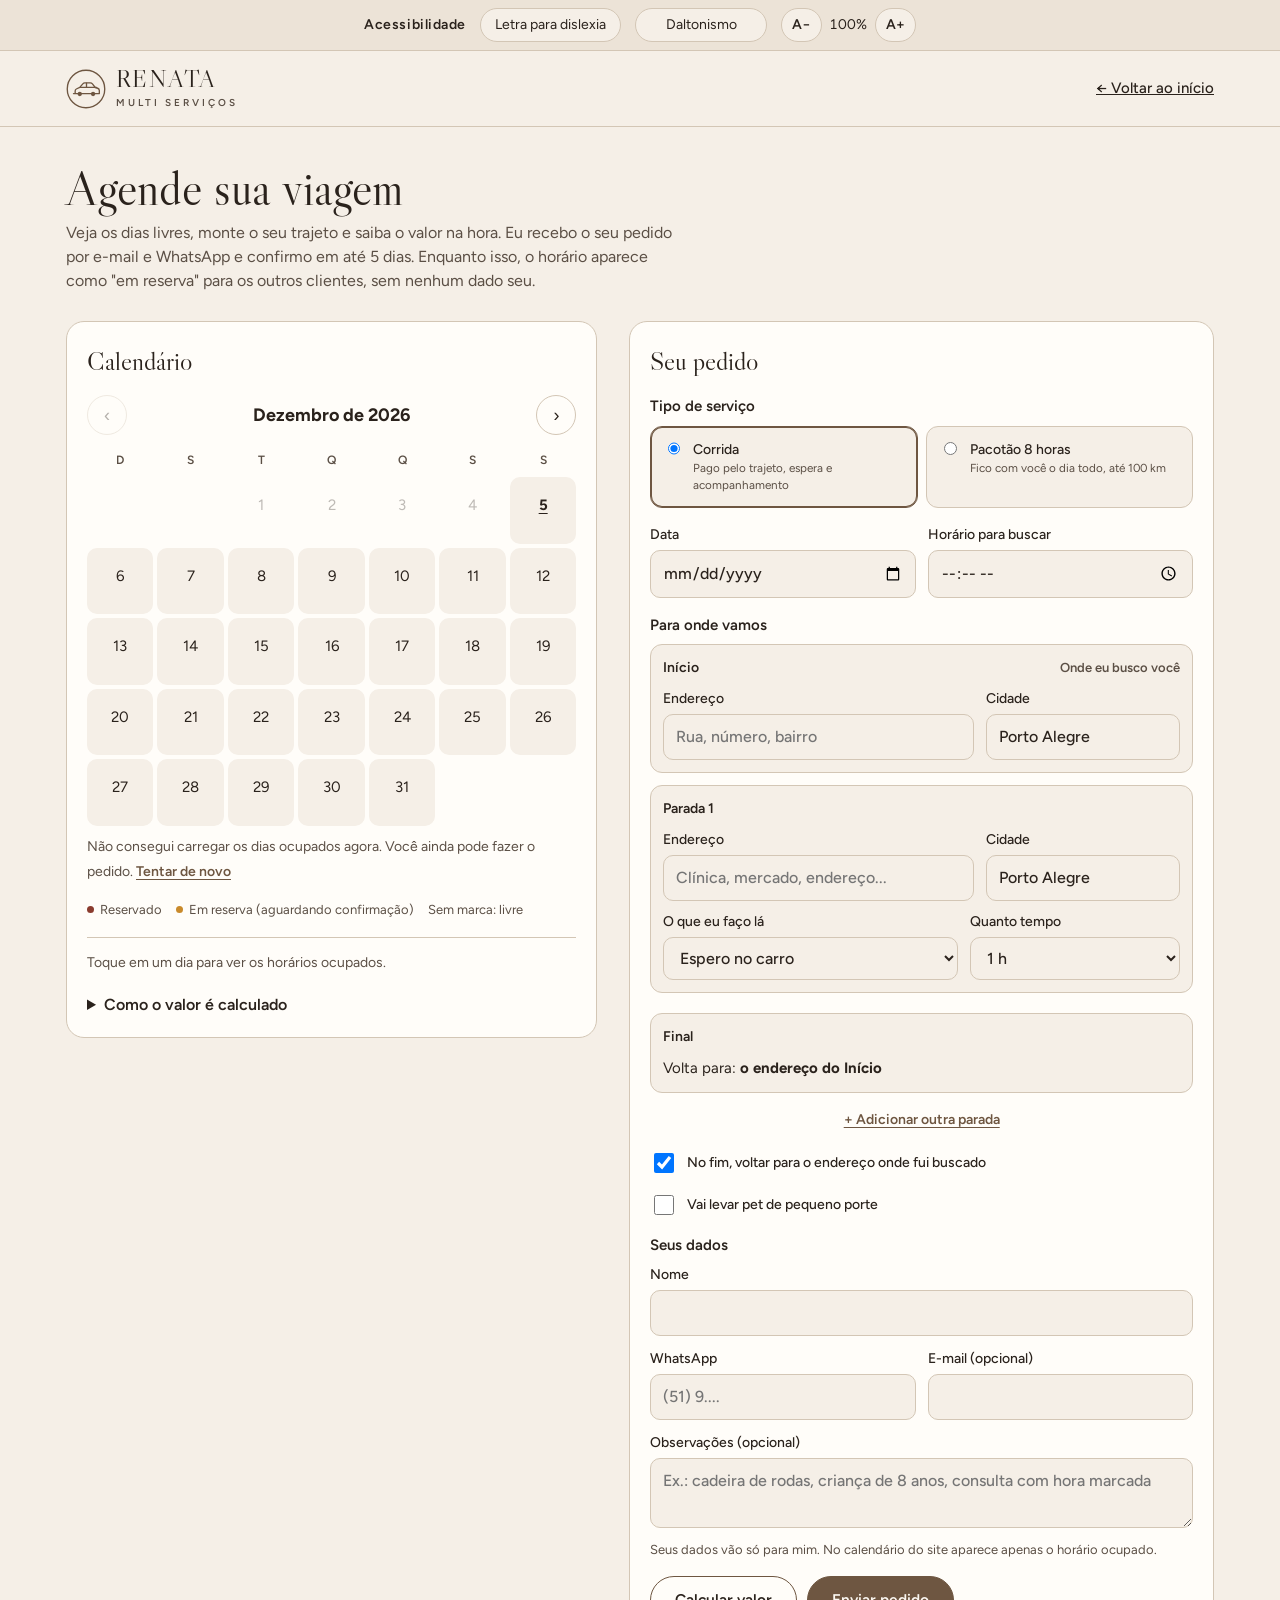
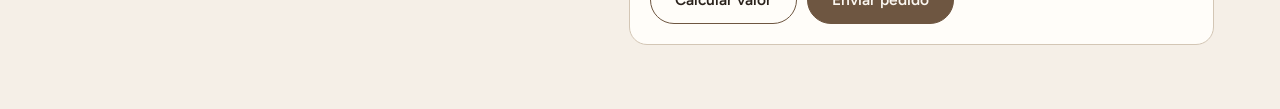
<file: agendar.html>
<!doctype html>
<html lang="pt-BR">
<head>
<meta charset="utf-8">
<meta name="viewport" content="width=device-width, initial-scale=1">
<title>Agende sua viagem · Renata Multi Serviços</title>
<meta name="description" content="Veja os dias livres da Renata, calcule o valor da sua viagem e faça seu pedido.">
<link rel="preconnect" href="https://fonts.googleapis.com">
<link rel="preconnect" href="https://fonts.gstatic.com" crossorigin>
<link rel="stylesheet" href="https://fonts.googleapis.com/css2?family=Libre+Caslon+Display&family=Figtree:wght@400;500;600&display=swap">
<link rel="stylesheet" href="a11y.css">
<script src="a11y.js" defer></script>
<style>
/* Mesma paleta da página inicial. Calendário à esquerda, pedido à direita; no celular um embaixo do outro. */
:root {
  --bg: #f5efe7; --bg-soft: #ece3d7; --ink: #2a221c; --ink-soft: #5b4f45;
  --accent: #6e5641; --accent-ink: #fbf7f1; --line: #d3c6b5; --card: #fffdf9;
  --pend: #c98a2b; --pend-bg: #f6e6c8; --busy: #8a3b2e; --busy-bg: #efd3cc; --free: #3f7a4a;
  --font-display: "Libre Caslon Display", Georgia, serif;
  --font-body: "Figtree", "Segoe UI", system-ui, sans-serif;
}
@media (prefers-color-scheme: dark) {
  :root:not([data-theme="light"]) {
    --bg: #1d1814; --bg-soft: #26201b; --ink: #f1e9df; --ink-soft: #c4b6a7; --accent: #c9a882; --accent-ink: #1d1814;
    --line: #4a3f35; --card: #2b241e; --pend: #e0aa55; --pend-bg: #4a3a20; --busy: #e28a78; --busy-bg: #4d2a24; --free: #7fbf88;
    color-scheme: dark;
  }
}
:root[data-theme="dark"] {
  --bg: #1d1814; --bg-soft: #26201b; --ink: #f1e9df; --ink-soft: #c4b6a7; --accent: #c9a882; --accent-ink: #1d1814;
  --line: #4a3f35; --card: #2b241e; --pend: #e0aa55; --pend-bg: #4a3a20; --busy: #e28a78; --busy-bg: #4d2a24; --free: #7fbf88;
  color-scheme: dark;
}
* { box-sizing: border-box; }
[hidden] { display: none !important; }
body { margin: 0; background: var(--bg); color: var(--ink); font-family: var(--font-body); font-size: 16px; line-height: 1.5; }
.wrap { max-width: 1180px; margin-inline: auto; padding-inline: 16px; }
a { color: inherit; }
::selection { background: var(--accent); color: var(--accent-ink); }
:focus-visible { outline: 2px solid var(--accent); outline-offset: 2px; border-radius: 4px; }

header { border-bottom: 1px solid var(--line); }
header .wrap { display: flex; align-items: center; justify-content: space-between; gap: 16px; padding-block: 16px; }
.logo { display: flex; align-items: center; gap: 10px; text-decoration: none; }
.logo svg { width: 40px; height: 40px; color: var(--accent); }
.logo-name { font-family: var(--font-display); font-size: 24px; letter-spacing: .06em; line-height: 1; display: block; }
.logo-sub { font-size: 10px; font-weight: 600; letter-spacing: .3em; text-transform: uppercase; display: block; margin-top: 4px; color: var(--ink-soft); }
.back { font-size: 15px; font-weight: 500; }

h1 { font-family: var(--font-display); font-weight: 400; font-size: clamp(32px, 5vw, 48px); line-height: 1.05; margin: 36px 0 8px; }
.intro { color: var(--ink-soft); margin: 0 0 28px; max-width: 62ch; }
.demo { background: var(--pend-bg); border: 1px solid var(--pend); border-radius: 12px; padding: 10px 14px; margin: 0 0 24px; font-size: 14px; }

.grid { display: grid; grid-template-columns: minmax(0, 1fr) minmax(0, 1.1fr); gap: 32px; align-items: start; padding-bottom: 64px; }
.card { background: var(--card); border: 1px solid var(--line); border-radius: 18px; padding: 20px; min-width: 0; }
h2 { font-family: var(--font-display); font-weight: 400; font-size: 26px; margin: 0 0 14px; }

/* Calendário */
.cal-head { display: flex; align-items: center; justify-content: space-between; margin-bottom: 12px; }
.cal-head strong { font-size: 18px; }
.icon-btn { width: 40px; height: 40px; border-radius: 50%; border: 1px solid var(--line); background: transparent; color: var(--ink); font-size: 18px; cursor: pointer; }
.icon-btn:disabled { opacity: .35; cursor: default; }
.cal { display: grid; grid-template-columns: repeat(7, minmax(0, 1fr)); gap: 4px; }
.cal .dow { font-size: 12px; font-weight: 600; color: var(--ink-soft); text-align: center; padding: 4px 0; }
.day { aspect-ratio: 1; border: 1px solid transparent; border-radius: 10px; background: var(--bg); color: var(--ink); font: inherit; font-size: 15px; cursor: pointer; display: flex; flex-direction: column; align-items: center; justify-content: center; gap: 3px; padding: 0; }
.day:hover:not(:disabled) { border-color: var(--accent); }
.day:disabled { opacity: .3; cursor: default; background: transparent; }
.day.sel { border-color: var(--accent); box-shadow: inset 0 0 0 1px var(--accent); }
.day.today .n { font-weight: 700; text-decoration: underline; text-underline-offset: 3px; }
.dots { display: flex; gap: 3px; height: 7px; }
.dot { width: 7px; height: 7px; border-radius: 50%; }
.dot.em_reserva { background: var(--pend); }
.dot.reservado { background: var(--busy); }
.legend { display: flex; flex-wrap: wrap; gap: 14px; font-size: 13px; color: var(--ink-soft); margin-top: 14px; }
.legend span { display: inline-flex; align-items: center; gap: 6px; }
.carregando { display: flex; flex-direction: column; align-items: center; justify-content: center; gap: 12px; min-height: 260px; text-align: center; color: var(--ink-soft); font-size: 15px; }
.carregando[hidden] { display: none; }
.spinner { width: 36px; height: 36px; border-radius: 50%; border: 4px solid var(--line); border-top-color: var(--accent); animation: girar .8s linear infinite; }
@keyframes girar { to { transform: rotate(360deg); } }
@media (prefers-reduced-motion: reduce) { .spinner { animation-duration: 2.4s; } }
.cal-aviso { margin: 10px 0 0; font-size: 14px; color: var(--ink-soft); }
.cal-aviso[hidden] { display: none; }
.day-info { margin-top: 18px; border-top: 1px solid var(--line); padding-top: 14px; }
.day-info h3 { margin: 0 0 8px; font-size: 16px; }
.slots { list-style: none; margin: 0; padding: 0; display: flex; flex-direction: column; gap: 6px; }
.slot { display: flex; justify-content: space-between; gap: 10px; padding: 8px 12px; border-radius: 10px; font-size: 14px; }
.slot.em_reserva { background: var(--pend-bg); }
.slot.reservado { background: var(--busy-bg); }
.muted { color: var(--ink-soft); font-size: 14px; margin: 0; }

/* Formulário */
form { display: flex; flex-direction: column; gap: 16px; }
fieldset { border: 0; padding: 0; margin: 0; display: flex; flex-direction: column; gap: 12px; min-width: 0; }
legend { font-weight: 600; font-size: 15px; margin-bottom: 8px; padding: 0; }
label { display: flex; flex-direction: column; gap: 5px; font-size: 14px; font-weight: 500; min-width: 0; }
input, select, textarea { font: inherit; font-size: 16px; color: var(--ink); background: var(--bg); border: 1px solid var(--line); border-radius: 10px; padding: 10px 12px; width: 100%; min-width: 0; }
textarea { resize: vertical; min-height: 70px; }
.row { display: grid; grid-template-columns: minmax(0, 1fr) minmax(0, 1fr); gap: 12px; }
.choice { display: grid; grid-template-columns: minmax(0, 1fr) minmax(0, 1fr); gap: 8px; }
.choice label { flex-direction: row; align-items: flex-start; gap: 10px; border: 1px solid var(--line); border-radius: 12px; padding: 12px; cursor: pointer; background: var(--bg); }
.choice label:has(input:checked) { border-color: var(--accent); box-shadow: inset 0 0 0 1px var(--accent); }
.choice input { width: auto; margin-top: 3px; }
.choice small { display: block; color: var(--ink-soft); font-weight: 400; }
.check { flex-direction: row; align-items: center; gap: 10px; font-weight: 500; }
.check input { width: 20px; height: 20px; }
.stop { border: 1px solid var(--line); border-radius: 12px; padding: 12px; display: flex; flex-direction: column; gap: 10px; background: var(--bg); }
.stop-final { margin-top: 8px; }
.final-end { margin: 0; font-size: 15px; overflow-wrap: anywhere; }
.stop-head { display: flex; justify-content: space-between; align-items: center; font-weight: 600; font-size: 14px; }
.stop .row { grid-template-columns: minmax(0, 1.4fr) minmax(0, 1fr); }
.stop .row.end-row { grid-template-columns: minmax(0, 1.6fr) minmax(0, 1fr); }
.achado { font-size: 13px; margin: -4px 0 0; color: var(--ink-soft); overflow-wrap: anywhere; }
.achado.ruim { color: inherit; background: var(--busy-bg); border-radius: 8px; padding: 6px 8px; margin: 0; }
.conferir { list-style: none; padding: 0; margin: 8px 0 12px; display: flex; flex-direction: column; gap: 6px; font-size: 15px; overflow-wrap: anywhere; }
.conferir b { font-weight: 700; }
.conferir-acoes { display: flex; flex-wrap: wrap; gap: 10px; align-items: center; }
.link-btn { background: none; border: 0; color: var(--accent); font: inherit; font-size: 14px; font-weight: 600; cursor: pointer; padding: 4px 0; text-decoration: underline; text-underline-offset: 3px; }
.hint { font-size: 13px; color: var(--ink-soft); margin: 0; }
.btn { display: inline-flex; align-items: center; justify-content: center; min-height: 48px; padding: 0 24px; border-radius: 999px; font: inherit; font-weight: 600; font-size: 15.5px; border: 1.5px solid var(--accent); cursor: pointer; text-decoration: none; }
.btn-solid { background: var(--accent); color: var(--accent-ink); }
.btn-ghost { background: transparent; color: var(--ink); }
.btn:disabled { opacity: .5; cursor: progress; }
.btn-wa { background: #1f8f4e; border-color: #1f8f4e; color: #fff; }
.actions { display: flex; flex-wrap: wrap; gap: 10px; }

.quote { border-top: 1px solid var(--line); padding-top: 14px; }
.quote table { width: 100%; border-collapse: collapse; font-size: 15px; }
.quote td { padding: 5px 0; vertical-align: top; }
.quote td:last-child { text-align: right; white-space: nowrap; font-variant-numeric: tabular-nums; padding-left: 12px; }
.quote tr.total td { border-top: 1px solid var(--line); font-weight: 700; font-size: 18px; padding-top: 10px; }
.msg { border-radius: 12px; padding: 12px 14px; font-size: 15px; }
.msg.err { background: var(--busy-bg); }
.msg.ok { background: var(--bg-soft); border: 1px solid var(--line); }
.msg.warn { background: var(--pend-bg); }

details.tabela { margin-top: 20px; }
details.tabela summary { cursor: pointer; font-weight: 600; }
details.tabela ul { padding-left: 18px; margin: 10px 0 0; color: var(--ink-soft); font-size: 14px; }

@media (max-width: 900px) { .grid { grid-template-columns: minmax(0, 1fr); } }
@media (max-width: 520px) {
  .row, .stop .row, .choice { grid-template-columns: minmax(0, 1fr); }
  .card { padding: 16px; }
  .actions .btn { flex: 1 1 100%; }
  .day { font-size: 14px; border-radius: 8px; }
  .back { display: none; }
}
</style>
</head>
<body>
<header>
  <div class="wrap">
    <a class="logo" href="index.html" aria-label="Renata Multi Serviços, página inicial">
      <svg viewBox="0 0 48 48" fill="none" stroke="currentColor" stroke-width="1.6" aria-hidden="true">
        <circle cx="24" cy="24" r="22.5"/>
        <path d="M9 29.5h30M11 29.5v-3.2c0-1 .5-1.9 1.4-2.3l4.1-1.9 3.7-4.3c.6-.7 1.5-1.1 2.4-1.1h6.6c1 0 1.9.5 2.5 1.2l3.4 4.3 2.9.9c1.2.4 2 1.5 2 2.8v3.6" stroke-linecap="round" stroke-linejoin="round"/>
        <path d="M17 22.1h19.6M24.6 17v5.1" stroke-linecap="round"/>
        <circle cx="16.5" cy="30" r="2.6" fill="currentColor" stroke="none"/><circle cx="32.5" cy="30" r="2.6" fill="currentColor" stroke="none"/>
      </svg>
      <span><span class="logo-name">RENATA</span><span class="logo-sub">Multi Serviços</span></span>
    </a>
    <a class="back" href="index.html">← Voltar ao início</a>
  </div>
</header>

<main class="wrap">
  <h1>Agende sua viagem</h1>
  <p class="intro">Veja os dias livres, monte o seu trajeto e saiba o valor na hora. Eu recebo o seu pedido por e-mail e WhatsApp e confirmo em até 5 dias. Enquanto isso, o horário aparece como "em reserva" para os outros clientes, sem nenhum dado seu.</p>
  <p class="demo" id="demo" hidden>Modo demonstração: a agenda tem reservas de exemplo e os km são estimados. Nenhum pedido é enviado de verdade.</p>

  <div class="grid">
    <section class="card" aria-labelledby="cal-titulo">
      <h2 id="cal-titulo">Calendário</h2>
      <div class="cal-head">
        <button class="icon-btn" id="prev" type="button" aria-label="Mês anterior">‹</button>
        <strong id="mes" aria-live="polite"></strong>
        <button class="icon-btn" id="next" type="button" aria-label="Próximo mês">›</button>
      </div>
      <div class="carregando" id="cal-carregando" role="status">
        <span class="spinner" aria-hidden="true"></span>
        <span>Carregando os dias livres…</span>
      </div>
      <div class="cal" id="cal" role="grid" hidden></div>
      <p class="cal-aviso" id="cal-aviso" role="alert" hidden>Não consegui carregar os dias ocupados agora. Você ainda pode fazer o pedido. <button class="link-btn" type="button" id="cal-tentar">Tentar de novo</button></p>
      <div class="legend">
        <span><i class="dot reservado"></i> Reservado</span>
        <span><i class="dot em_reserva"></i> Em reserva (aguardando confirmação)</span>
        <span>Sem marca: livre</span>
      </div>
      <div class="day-info" id="day-info">
        <p class="muted">Toque em um dia para ver os horários ocupados.</p>
      </div>
      <details class="tabela">
        <summary>Como o valor é calculado</summary>
        <ul>
          <li>Saída da minha casa até você: R$ 15 fixos, sem cobrar os km desse trecho. Depois, R$ 5,70 por km: de você por todas as paradas e a volta para minha casa (Hípica).</li>
          <li>Espera no carro: 30 min grátis por parada, depois R$ 30/h. Acima de 4h eu volto para casa e busco depois (nova saída + km).</li>
          <li>Acompanhamento em consultas, mercado, restaurante ou lojas: R$ 45/h (mínimo 1h).</li>
          <li>Pet pequeno: + R$ 20 por trecho.</li>
          <li>Saída a partir das 20h, antes das 6h, domingos e feriados: + 20%.</li>
          <li>Pacotão 8 horas: R$ 850 com até 100 km (km extra R$ 2,50).</li>
          <li>Mudança de trajeto no dia: + R$ 25, mais os km e o tempo a mais.</li>
        </ul>
        <p class="muted" style="margin-top:8px"><a href="valores.html">Ver todos os detalhes dos valores</a></p>
      </details>
    </section>

    <section class="card" aria-labelledby="form-titulo">
      <h2 id="form-titulo">Seu pedido</h2>
      <form id="form" novalidate>
        <fieldset>
          <legend>Tipo de serviço</legend>
          <div class="choice">
            <label><input type="radio" name="tipo" value="avulso" checked><span>Corrida<small>Pago pelo trajeto, espera e acompanhamento</small></span></label>
            <label><input type="radio" name="tipo" value="pacote"><span>Pacotão 8 horas<small>Fico com você o dia todo, até 100 km</small></span></label>
          </div>
        </fieldset>

        <div class="row">
          <label>Data<input type="date" name="data" id="data" required></label>
          <label>Horário para buscar<input type="time" name="hora" id="hora" required step="900"></label>
        </div>
        <p class="msg warn" id="conflito" hidden></p>

        <fieldset>
          <legend>Para onde vamos</legend>
          <div class="stop" id="parada-inicio">
            <div class="stop-head"><span>Início</span><span class="hint">Onde eu busco você</span></div>
            <div class="row end-row">
              <label>Endereço<input type="text" name="partida" id="partida" required autocomplete="street-address" placeholder="Rua, número, bairro"></label>
              <label>Cidade<input type="text" id="partida-cidade" class="p-cid" required list="cidades-rs" value="Porto Alegre" autocomplete="address-level2"></label>
            </div>
            <p class="achado" hidden></p>
          </div>
          <div id="paradas"></div>
          <div class="stop stop-final" id="parada-final" hidden>
            <div class="stop-head"><span>Final</span></div>
            <p class="final-end">Volta para: <strong id="final-endereco"></strong></p>
          </div>
          <button class="link-btn" type="button" id="add-parada">+ Adicionar outra parada</button>
        </fieldset>

        <label class="check"><input type="checkbox" name="voltarPartida" id="voltar" checked> No fim, voltar para o endereço onde fui buscado</label>
        <label class="check"><input type="checkbox" name="pet" id="pet"> Vai levar pet de pequeno porte</label>

        <fieldset>
          <legend>Seus dados</legend>
          <label>Nome<input type="text" name="nome" id="nome" autocomplete="name" required></label>
          <div class="row">
            <label>WhatsApp<input type="tel" name="telefone" id="telefone" autocomplete="tel" required placeholder="(51) 9...."></label>
            <label>E-mail (opcional)<input type="email" name="email" id="email" autocomplete="email"></label>
          </div>
          <label>Observações (opcional)<textarea name="obs" id="obs" placeholder="Ex.: cadeira de rodas, criança de 8 anos, consulta com hora marcada"></textarea></label>
          <p class="hint">Seus dados vão só para mim. No calendário do site aparece apenas o horário ocupado.</p>
        </fieldset>

        <div class="actions">
          <button class="btn btn-ghost" type="button" id="calcular">Calcular valor</button>
          <button class="btn btn-solid" type="submit" id="enviar">Enviar pedido</button>
        </div>

        <div class="msg err" id="erro" role="alert" hidden></div>
        <div class="quote" id="cotacao" hidden aria-live="polite"></div>
        <div class="msg ok" id="sucesso" hidden></div>
      </form>
      <datalist id="cidades-rs">
        <option value="Porto Alegre"><option value="Canoas"><option value="Viamão"><option value="Alvorada"><option value="Cachoeirinha">
        <option value="Gravataí"><option value="Guaíba"><option value="Eldorado do Sul"><option value="Esteio"><option value="Sapucaia do Sul">
        <option value="São Leopoldo"><option value="Novo Hamburgo">
      </datalist>
    </section>
  </div>
</main>

<template id="tpl-parada">
  <div class="stop">
    <div class="stop-head"><span class="stop-n"></span><button class="link-btn rm" type="button">Remover</button></div>
    <div class="row end-row">
      <label>Endereço<input type="text" class="p-end" required placeholder="Clínica, mercado, endereço..."></label>
      <label>Cidade<input type="text" class="p-cid" required list="cidades-rs" value="Porto Alegre"></label>
    </div>
    <p class="achado" hidden></p>
    <div class="row">
      <label>O que eu faço lá
        <select class="p-modo">
          <option value="esperar">Espero no carro</option>
          <option value="acompanhar">Acompanho você</option>
          <option value="deixar">Só deixo (sem esperar)</option>
        </select>
      </label>
      <label class="p-tempo-l">Quanto tempo
        <select class="p-min">
          <option value="30">30 min</option><option value="60" selected>1 h</option><option value="90">1h30</option>
          <option value="120">2 h</option><option value="150">2h30</option><option value="180">3 h</option>
          <option value="210">3h30</option><option value="240">4 h</option><option value="300">5 h</option>
          <option value="360">6 h</option><option value="480">8 h</option>
        </select>
      </label>
    </div>
    <p class="hint p-aviso" hidden>Espera acima de 4h: eu volto para casa e busco você depois (cobra nova saída + km em vez da espera).</p>
  </div>
</template>

<script>
// Endereço do Apps Script publicado (veja COMO-INSTALAR.md). Vazio = modo demonstração.
const API_URL = 'https://script.google.com/macros/s/AKfycbxW3grIK98DrHry7F-TdtNjV6lLen7VbKQ3Rpuei2tn81vgfgQf_MEE-ggCYWq5jupUBw/exec';
const WHATSAPP_RENATA = '5551982059136';

// Tabela aprovada em 15/10/2026; saída de R$ 15 (sem km da casa até o cliente) desde 22/10/2026.
// Mesma regra de apps-script/Codigo.gs.
const PRECOS = {
  saida: 15, porKm: 5.70, esperaGratisMin: 30, esperaPorHora: 30, esperaMaxMin: 240,
  acompPorHora: 45, acompMinimoMin: 60, petPorTrecho: 20, adicionalNoiteDomingoFeriado: 0.20,
  pacote8h: 850, pacoteKmIncluidos: 100, pacoteKmExtra: 2.50,
};

// kmAteCliente: km da casa da Renata até o endereço do Início. Esse trecho já está na saída e não paga km.
function calcularPreco(dados, km, saidas, voltasParaCasa, kmAteCliente) {
  const itens = [];
  const trechosComCliente = dados.paradas.length + (dados.voltarPartida ? 1 : 0);
  if (dados.tipo === 'pacote') {
    itens.push({ nome: 'Pacotão 8 horas (até ' + PRECOS.pacoteKmIncluidos + ' km)', valor: PRECOS.pacote8h });
    const extra = Math.max(0, km - PRECOS.pacoteKmIncluidos);
    if (extra > 0) itens.push({ nome: 'Km extra (' + arred(extra, 1) + ' km)', valor: extra * PRECOS.pacoteKmExtra });
  } else {
    itens.push({ nome: 'Saída de casa até você' + (saidas > 1 ? ' (' + saidas + ' saídas)' : ''), valor: PRECOS.saida * saidas });
    const kmCobrado = Math.max(0, km - (kmAteCliente || 0));
    itens.push({ nome: 'Deslocamento (' + arred(kmCobrado, 1) + ' km)', valor: kmCobrado * PRECOS.porKm });
    dados.paradas.forEach((p, i) => {
      const min = Number(p.minutos) || 0;
      if (p.modo === 'esperar' && voltasParaCasa.indexOf(i) === -1) {
        const cobrado = Math.max(0, min - PRECOS.esperaGratisMin);
        if (cobrado > 0) itens.push({ nome: 'Espera na parada ' + (i + 1), valor: cobrado / 60 * PRECOS.esperaPorHora });
      }
      if (p.modo === 'acompanhar') {
        itens.push({ nome: 'Acompanhamento na parada ' + (i + 1), valor: Math.max(min, PRECOS.acompMinimoMin) / 60 * PRECOS.acompPorHora });
      }
    });
  }
  if (dados.pet) itens.push({ nome: 'Pet pequeno (' + trechosComCliente + ' trechos)', valor: trechosComCliente * PRECOS.petPorTrecho });
  const subtotal = itens.reduce((s, i) => s + i.valor, 0);
  if (temAdicional(dados.data, dados.hora)) {
    itens.push({ nome: 'Adicional noite / domingo / feriado (20%)', valor: subtotal * PRECOS.adicionalNoiteDomingoFeriado });
  }
  itens.forEach(i => { i.valor = arred(i.valor, 2); });
  return { itens, total: Math.round(itens.reduce((s, i) => s + i.valor, 0)) };
}
function temAdicional(data, hora) {
  const h = Number(hora.split(':')[0]);
  if (h >= 20 || h < 6) return true;
  const [a, m, d] = data.split('-').map(Number);
  return new Date(a, m - 1, d).getDay() === 0 || ehFeriado(a, m, d);
}
function ehFeriado(a, m, d) {
  const fixos = ['01-01', '04-21', '05-01', '09-07', '09-20', '10-12', '11-02', '11-15', '11-20', '12-25', '02-02'];
  if (fixos.includes(String(m).padStart(2, '0') + '-' + String(d).padStart(2, '0'))) return true;
  const pascoa = domingoDePascoa(a), alvo = new Date(a, m - 1, d).getTime();
  return [-48, -47, -2, 60].some(off => { const x = new Date(pascoa); x.setDate(x.getDate() + off); return x.getTime() === alvo; });
}
function domingoDePascoa(a) {
  const b = a % 19, c = Math.floor(a / 100), d = a % 100, e = Math.floor(c / 4), f = c % 4;
  const g = Math.floor((c + 8) / 25), h = Math.floor((c - g + 1) / 3);
  const i = (19 * b + c - e - h + 15) % 30, k = Math.floor(d / 4), l = d % 4;
  const m = (32 + 2 * f + 2 * k - i - l) % 7, n = Math.floor((b + 11 * i + 22 * m) / 451);
  return new Date(a, Math.floor((i + m - 7 * n + 114) / 31) - 1, ((i + m - 7 * n + 114) % 31) + 1);
}
const arred = (n, c) => Math.round(n * 10 ** c) / 10 ** c;
const brl = n => Number(n).toLocaleString('pt-BR', { minimumFractionDigits: 2, maximumFractionDigits: 2 });
const iso = d => d.getFullYear() + '-' + String(d.getMonth() + 1).padStart(2, '0') + '-' + String(d.getDate()).padStart(2, '0');
const dataBR = s => s.split('-').reverse().join('/');
const $ = id => document.getElementById(id);

// ---------- Servidor (ou demonstração) ----------
const DEMO = !API_URL;
if (DEMO) $('demo').hidden = false;

function demoAgenda() {
  const hoje = new Date(), d = n => { const x = new Date(hoje); x.setDate(x.getDate() + n); return iso(x); };
  return { ok: true, ocupacoes: [
    { data: d(2), inicio: '08:10', fim: '12:40', status: 'reservado' },
    { data: d(2), inicio: '15:30', fim: '18:00', status: 'em_reserva' },
    { data: d(5), inicio: '09:00', fim: '17:30', status: 'reservado' },
    { data: d(9), inicio: '13:20', fim: '16:00', status: 'em_reserva' },
  ] };
}
function demoCotar(dados) {
  // Estimativa grosseira: 9 km por trecho. No site real os km vêm do Google Maps.
  const trechos = 2 + dados.paradas.length + (dados.voltarPartida ? 1 : 0);
  const voltas = dados.paradas.map((p, i) => p.modo === 'esperar' && p.minutos > PRECOS.esperaMaxMin ? i : -1).filter(i => i >= 0);
  const km = trechos * 9 + voltas.length * 18;
  const parado = dados.paradas.reduce((s, p) => s + (p.modo === 'deixar' ? 0 : Number(p.minutos)), 0);
  const [h, m] = dados.hora.split(':').map(Number);
  const dirigindo = trechos * 15;
  const hh = x => String(Math.floor(x / 60)).padStart(2, '0') + ':' + String(x % 60).padStart(2, '0');
  return { ok: true, km, inicio: hh(Math.max(0, h * 60 + m - 15)), fim: hh(Math.min(1439, h * 60 + m + dirigindo - 15 + parado)), preco: calcularPreco(dados, km, 1 + voltas.length, voltas, 9) };
}

async function api(acao, dados) {
  if (DEMO) {
    await new Promise(r => setTimeout(r, 300));
    if (acao === 'agenda') return demoAgenda();
    if (acao === 'cotar') return demoCotar(dados);
    if (acao === 'pedir') { const c = demoCotar(dados); return { ok: true, id: 'DEMO', inicio: c.inicio, fim: c.fim, km: c.km, total: c.preco.total }; }
  }
  let res;
  if (acao === 'pedir') {
    res = await fetch(API_URL, { method: 'POST', body: JSON.stringify(Object.assign({ acao }, dados)) });
  } else {
    const q = new URLSearchParams({ acao });
    if (dados) q.set('dados', JSON.stringify(dados));
    res = await fetch(API_URL + '?' + q);
  }
  const json = await res.json();
  if (!json.ok) throw new Error(json.erro || 'Não foi possível falar com o servidor.');
  return json;
}

// ---------- Calendário ----------
let ocupacoes = [];
const hoje = new Date(); hoje.setHours(0, 0, 0, 0);
let mesAtual = new Date(hoje.getFullYear(), hoje.getMonth(), 1);
let diaSel = null;

function desenharCalendario() {
  const nomeMes = mesAtual.toLocaleDateString('pt-BR', { month: 'long', year: 'numeric' });
  $('mes').textContent = nomeMes.charAt(0).toUpperCase() + nomeMes.slice(1);
  $('prev').disabled = mesAtual <= new Date(hoje.getFullYear(), hoje.getMonth(), 1);
  const cal = $('cal');
  cal.innerHTML = '';
  ['D', 'S', 'T', 'Q', 'Q', 'S', 'S'].forEach((t, i) => {
    const el = document.createElement('div');
    el.className = 'dow'; el.textContent = t;
    el.title = ['Domingo', 'Segunda', 'Terça', 'Quarta', 'Quinta', 'Sexta', 'Sábado'][i];
    cal.appendChild(el);
  });
  for (let i = 0; i < mesAtual.getDay(); i++) cal.appendChild(document.createElement('div'));
  const dias = new Date(mesAtual.getFullYear(), mesAtual.getMonth() + 1, 0).getDate();
  for (let d = 1; d <= dias; d++) {
    const data = new Date(mesAtual.getFullYear(), mesAtual.getMonth(), d);
    const id = iso(data);
    const doDia = ocupacoes.filter(o => o.data === id);
    const b = document.createElement('button');
    b.type = 'button';
    b.className = 'day' + (id === iso(hoje) ? ' today' : '') + (id === diaSel ? ' sel' : '');
    b.disabled = data < hoje;
    const resumo = doDia.length ? doDia.map(o => o.status === 'reservado' ? 'reservado' : 'em reserva').join(', ') : 'livre';
    b.setAttribute('aria-label', data.toLocaleDateString('pt-BR', { day: 'numeric', month: 'long' }) + ', ' + resumo);
    b.innerHTML = '<span class="n">' + d + '</span><span class="dots">' + doDia.map(o => '<i class="dot ' + o.status + '"></i>').join('') + '</span>';
    b.addEventListener('click', () => escolherDia(id));
    cal.appendChild(b);
  }
}

function escolherDia(id) {
  diaSel = id;
  $('data').value = id;
  desenharCalendario();
  mostrarDia(id);
  verificarConflito();
}

function mostrarDia(id) {
  const doDia = ocupacoes.filter(o => o.data === id).sort((a, b) => a.inicio.localeCompare(b.inicio));
  const titulo = new Date(id + 'T12:00').toLocaleDateString('pt-BR', { weekday: 'long', day: 'numeric', month: 'long' });
  $('day-info').innerHTML = '<h3>' + titulo.charAt(0).toUpperCase() + titulo.slice(1) + '</h3>' + (doDia.length
    ? '<ul class="slots">' + doDia.map(o => '<li class="slot ' + o.status + '"><span>' + o.inicio + ' às ' + o.fim + '</span><span>' + (o.status === 'reservado' ? 'Reservado' : 'Em reserva') + '</span></li>').join('') + '</ul><p class="muted" style="margin-top:8px">Fora desses horários o dia está livre.</p>'
    : '<p class="muted">Dia todo livre.</p>');
}

$('prev').addEventListener('click', () => { mesAtual.setMonth(mesAtual.getMonth() - 1); desenharCalendario(); });
$('next').addEventListener('click', () => { mesAtual.setMonth(mesAtual.getMonth() + 1); desenharCalendario(); });

// Enquanto a agenda não chega do servidor, o calendário mostra um aviso de carregando.
// Se falhar, desenha o calendário sem marcas e oferece "Tentar de novo".
async function carregarAgenda(comAviso) {
  if (comAviso) { $('cal').hidden = true; $('cal-aviso').hidden = true; $('cal-carregando').hidden = false; }
  let falhou = false;
  try { ocupacoes = (await Promise.race([api('agenda'), new Promise((_, n) => setTimeout(() => n(new Error('demorou')), 25000))])).ocupacoes || []; }
  catch (e) { falhou = true; }
  $('cal-carregando').hidden = true;
  $('cal').hidden = false;
  $('cal-aviso').hidden = !falhou;
  desenharCalendario();
  if (diaSel) mostrarDia(diaSel);
}
$('cal-tentar').addEventListener('click', () => carregarAgenda(true));

// ---------- Paradas ----------
function addParada() {
  const n = $('paradas').children.length;
  if (n >= 15) return;
  const el = $('tpl-parada').content.firstElementChild.cloneNode(true);
  el.querySelector('.rm').addEventListener('click', () => { el.remove(); renumerar(); limparCotacao(); });
  const modo = el.querySelector('.p-modo'), min = el.querySelector('.p-min');
  const atualizar = () => {
    el.querySelector('.p-tempo-l').hidden = modo.value === 'deixar';
    el.querySelector('.p-aviso').hidden = !(modo.value === 'esperar' && Number(min.value) > PRECOS.esperaMaxMin);
  };
  modo.addEventListener('change', atualizar); min.addEventListener('change', atualizar);
  ligarConferencia(el);
  $('paradas').appendChild(el);
  renumerar(); atualizar();
}
// O Início é o endereço onde eu busco a pessoa (sem espera). Depois vêm as paradas, e a última é o Final.
// Se a pessoa volta para onde foi buscada, o Final é o endereço do Início, num cartão próprio no fim da lista.
function nomeParada(i, total, volta) {
  if (i === total - 1 && !volta) return 'Final';
  return 'Parada ' + (i + 1);
}

// Endereço completo com a cidade (sempre no RS), para o Google Maps não achar a rua em outro estado.
function enderecoCompleto(end, cidade) {
  end = end.trim(); cidade = cidade.trim();
  if (!end) return '';
  if (!cidade || end.toLowerCase().includes(cidade.toLowerCase())) return end;
  return end + ', ' + cidade + ' - RS';
}
function enderecoDoBloco(el) { return enderecoCompleto(el.querySelector('input[type=text]').value, el.querySelector('.p-cid').value); }

// Ao sair do campo, mostra como o Google Maps entendeu o endereço, para a pessoa conferir.
function conferirBloco(el) {
  const achado = el.querySelector('.achado'), texto = enderecoDoBloco(el);
  clearTimeout(el._t);
  achado.hidden = true; achado.classList.remove('ruim');
  if (!texto || DEMO) return;
  el._t = setTimeout(async () => {
    try {
      const r = await (await fetch(API_URL + '?' + new URLSearchParams({ acao: 'localizar', endereco: texto }))).json();
      if (enderecoDoBloco(el) !== texto) return;
      if (r.ok && r.encontrado) { achado.textContent = 'Encontrei: ' + r.encontrado; achado.hidden = false; }
      else if (!r.ok && r.erro) { achado.textContent = r.erro; achado.classList.add('ruim'); achado.hidden = false; }
    } catch (e) { /* sem conexão: a conferência acontece no Calcular valor */ }
  }, 300);
}
function ligarConferencia(el) { el.querySelectorAll('input[type=text]').forEach(i => i.addEventListener('change', () => conferirBloco(el))); }
ligarConferencia($('parada-inicio'));
function renumerar() {
  const volta = $('voltar').checked;
  [...$('paradas').children].forEach((el, i, all) => {
    el.querySelector('.stop-n').textContent = nomeParada(i, all.length, volta);
    el.querySelector('.rm').hidden = all.length === 1;
  });
  $('parada-final').hidden = !volta;
  $('final-endereco').textContent = enderecoDoBloco($('parada-inicio')) || 'o endereço do Início';
}
$('voltar').addEventListener('change', renumerar);
$('parada-inicio').addEventListener('input', renumerar);
$('add-parada').addEventListener('click', addParada);
addParada();

// ---------- Cotação e pedido ----------
function lerForm(paraPedido) {
  const f = $('form');
  const dados = {
    tipo: f.tipo.value, data: $('data').value, hora: $('hora').value, partida: enderecoDoBloco($('parada-inicio')),
    paradas: [...$('paradas').children].map(el => ({
      endereco: enderecoDoBloco(el),
      modo: el.querySelector('.p-modo').value,
      minutos: el.querySelector('.p-modo').value === 'deixar' ? 0 : Number(el.querySelector('.p-min').value),
    })),
    voltarPartida: $('voltar').checked, pet: $('pet').checked,
    nome: $('nome').value.trim(), telefone: $('telefone').value.trim(), email: $('email').value.trim(), obs: $('obs').value.trim(),
  };
  const faltando = [];
  if (!dados.data) faltando.push('data');
  else if (dados.data < iso(hoje)) faltando.push('uma data a partir de hoje');
  if (!dados.hora) faltando.push('horário');
  if (!dados.partida) faltando.push('endereço do Início');
  if (dados.paradas.some(p => !p.endereco)) faltando.push('endereço de todas as paradas');
  if ([...$('form').querySelectorAll('.p-cid')].some(i => !i.value.trim())) faltando.push('a cidade de cada endereço');
  if (paraPedido) { if (!dados.nome) faltando.push('nome'); if (!dados.telefone) faltando.push('WhatsApp'); }
  if (faltando.length) throw new Error('Preencha: ' + faltando.join(', ') + '.');
  return dados;
}

function mostrarErro(msg) { $('erro').textContent = msg; $('erro').hidden = !msg; }
let confirmado = false;
function limparCotacao() { $('cotacao').hidden = true; confirmado = false; }

const KM_MAXIMO = 300;
const esc = t => String(t).replace(/[&<>"]/g, ch => ({ '&': '&amp;', '<': '&lt;', '>': '&gt;', '"': '&quot;' })[ch]);

// Antes do valor, a pessoa confere cada endereço como foi encontrado (ou como foi digitado, com a cidade).
function mostrarConferencia(c, dados) {
  if (c.km > KM_MAXIMO) throw new Error('A rota deu ' + Math.round(c.km) + ' km, o que não parece certo. Confira o endereço e a cidade de cada parada, ou fale comigo no WhatsApp.');
  const e = c.enderecos || {}, achados = e.paradas || [];
  const linhas = [['Início', e.partida || dados.partida]].concat(dados.paradas.map((p, i) => [nomeParada(i, dados.paradas.length, dados.voltarPartida), achados[i] || p.endereco]));
  if (dados.voltarPartida) linhas.push(['Final', 'volta para ' + (e.partida || dados.partida)]);
  $('cotacao').innerHTML = '<p style="margin:0"><strong>Confira os endereços</strong></p>' +
    '<p class="hint">' + (c.enderecos ? 'Foi assim que o Google Maps encontrou cada um:' : 'É assim que vou procurar cada um no mapa:') + '</p>' +
    '<ol class="conferir">' + linhas.map(l => '<li><b>' + l[0] + ':</b> ' + esc(l[1]) + '</li>').join('') + '</ol>' +
    '<div class="conferir-acoes"><button class="btn btn-solid" type="button" id="confirmar">Sim, estão certos</button><button class="link-btn" type="button" id="corrigir">Corrigir</button></div>';
  $('cotacao').hidden = false;
  $('confirmar').addEventListener('click', () => { confirmado = true; mostrarCotacao(c, dados); });
  $('corrigir').addEventListener('click', () => { limparCotacao(); $('partida').focus(); });
  $('confirmar').focus();
}

function mostrarCotacao(c, dados) {
  $('cotacao').innerHTML = '<table>' + c.preco.itens.map(i => '<tr><td>' + i.nome + '</td><td>R$ ' + brl(i.valor) + '</td></tr>').join('') +
    '<tr class="total"><td>Total estimado</td><td>R$ ' + brl(c.preco.total) + '</td></tr></table>' +
    '<p class="hint" style="margin-top:8px">Rota de ' + brl(c.km).replace(',00', '') + ' km saindo da minha casa e voltando. Ocupo das ' + c.inicio + ' às ' + c.fim + ' de ' + dataBR(dados.data) + '. O valor final é confirmado por mim.</p>';
  $('cotacao').hidden = false;
}

function verificarConflito() {
  const data = $('data').value, el = $('conflito');
  const doDia = ocupacoes.filter(o => o.data === data);
  el.hidden = !doDia.length;
  if (doDia.length) el.textContent = 'Neste dia já tenho: ' + doDia.map(o => o.inicio + ' às ' + o.fim + (o.status === 'reservado' ? ' (reservado)' : ' (em reserva)')).join('; ') + '. Escolha um horário fora desses, ou envie assim mesmo e eu vejo se dá.';
}
$('data').addEventListener('change', () => { if ($('data').value) { diaSel = $('data').value; const [a, m] = diaSel.split('-').map(Number); mesAtual = new Date(a, m - 1, 1); desenharCalendario(); mostrarDia(diaSel); } verificarConflito(); });
$('form').addEventListener('input', limparCotacao);

async function ocupado(btn, fn) {
  const txt = btn.textContent;
  btn.disabled = true; btn.textContent = 'Aguarde...';
  try { await fn(); } catch (e) { mostrarErro(e.message); } finally { btn.disabled = false; btn.textContent = txt; }
}

$('calcular').addEventListener('click', () => ocupado($('calcular'), async () => {
  mostrarErro(''); $('sucesso').hidden = true;
  const dados = lerForm(false);
  mostrarConferencia(await api('cotar', dados), dados);
}));

$('form').addEventListener('submit', ev => {
  ev.preventDefault();
  ocupado($('enviar'), async () => {
    mostrarErro(''); $('sucesso').hidden = true;
    const dados = lerForm(true);
    if (!confirmado) throw new Error('Antes de enviar, clique em "Calcular valor" e confirme os endereços.');
    const r = await api('pedir', dados);
    const texto = mensagemWhatsApp(dados, r);
    $('sucesso').innerHTML = '<p style="margin:0 0 10px"><strong>Pedido enviado!</strong> Total estimado de R$ ' + brl(r.total) + '. Agora me mande a mensagem pronta no WhatsApp para eu ver mais rápido:</p>' +
      '<a class="btn btn-wa" target="_blank" rel="noopener" href="https://wa.me/' + WHATSAPP_RENATA + '?text=' + encodeURIComponent(texto) + '">Abrir conversa no WhatsApp</a>';
    $('sucesso').hidden = false;
    $('sucesso').scrollIntoView({ behavior: 'smooth', block: 'center' });
    carregarAgenda();
  });
});

function mensagemWhatsApp(d, r) {
  const modo = { deixar: 'só deixar', esperar: 'esperar no carro', acompanhar: 'acompanhar' };
  const linhas = [
    'Olá, Renata! Fiz um pedido pelo site' + (r.id && r.id !== 'DEMO' ? ' (nº ' + r.id + ')' : '') + '.',
    '',
    '*' + (d.tipo === 'pacote' ? 'Pacotão 8 horas' : 'Corrida') + '*',
    'Data: ' + dataBR(d.data) + ' às ' + d.hora,
    'Início (buscar em): ' + d.partida,
  ];
  d.paradas.forEach((p, i) => linhas.push(nomeParada(i, d.paradas.length, d.voltarPartida) + ': ' + p.endereco + ' (' + modo[p.modo] + (p.modo === 'deixar' ? '' : ', ' + (p.minutos >= 60 ? (p.minutos / 60).toString().replace('.5', 'h30').replace(/^(\d+)$/, '$1h') : p.minutos + ' min')) + ')'));
  if (d.voltarPartida) linhas.push('Final: volta para ' + d.partida);
  if (d.pet) linhas.push('Vou levar pet pequeno 🐾');
  if (d.obs) linhas.push('Obs.: ' + d.obs);
  linhas.push('', 'Valor estimado: R$ ' + brl(r.total) + ' (' + r.km + ' km)', '', d.nome + ' · ' + d.telefone);
  return linhas.join('\n');
}

carregarAgenda(true);
</script>
</body>
</html>
</file>
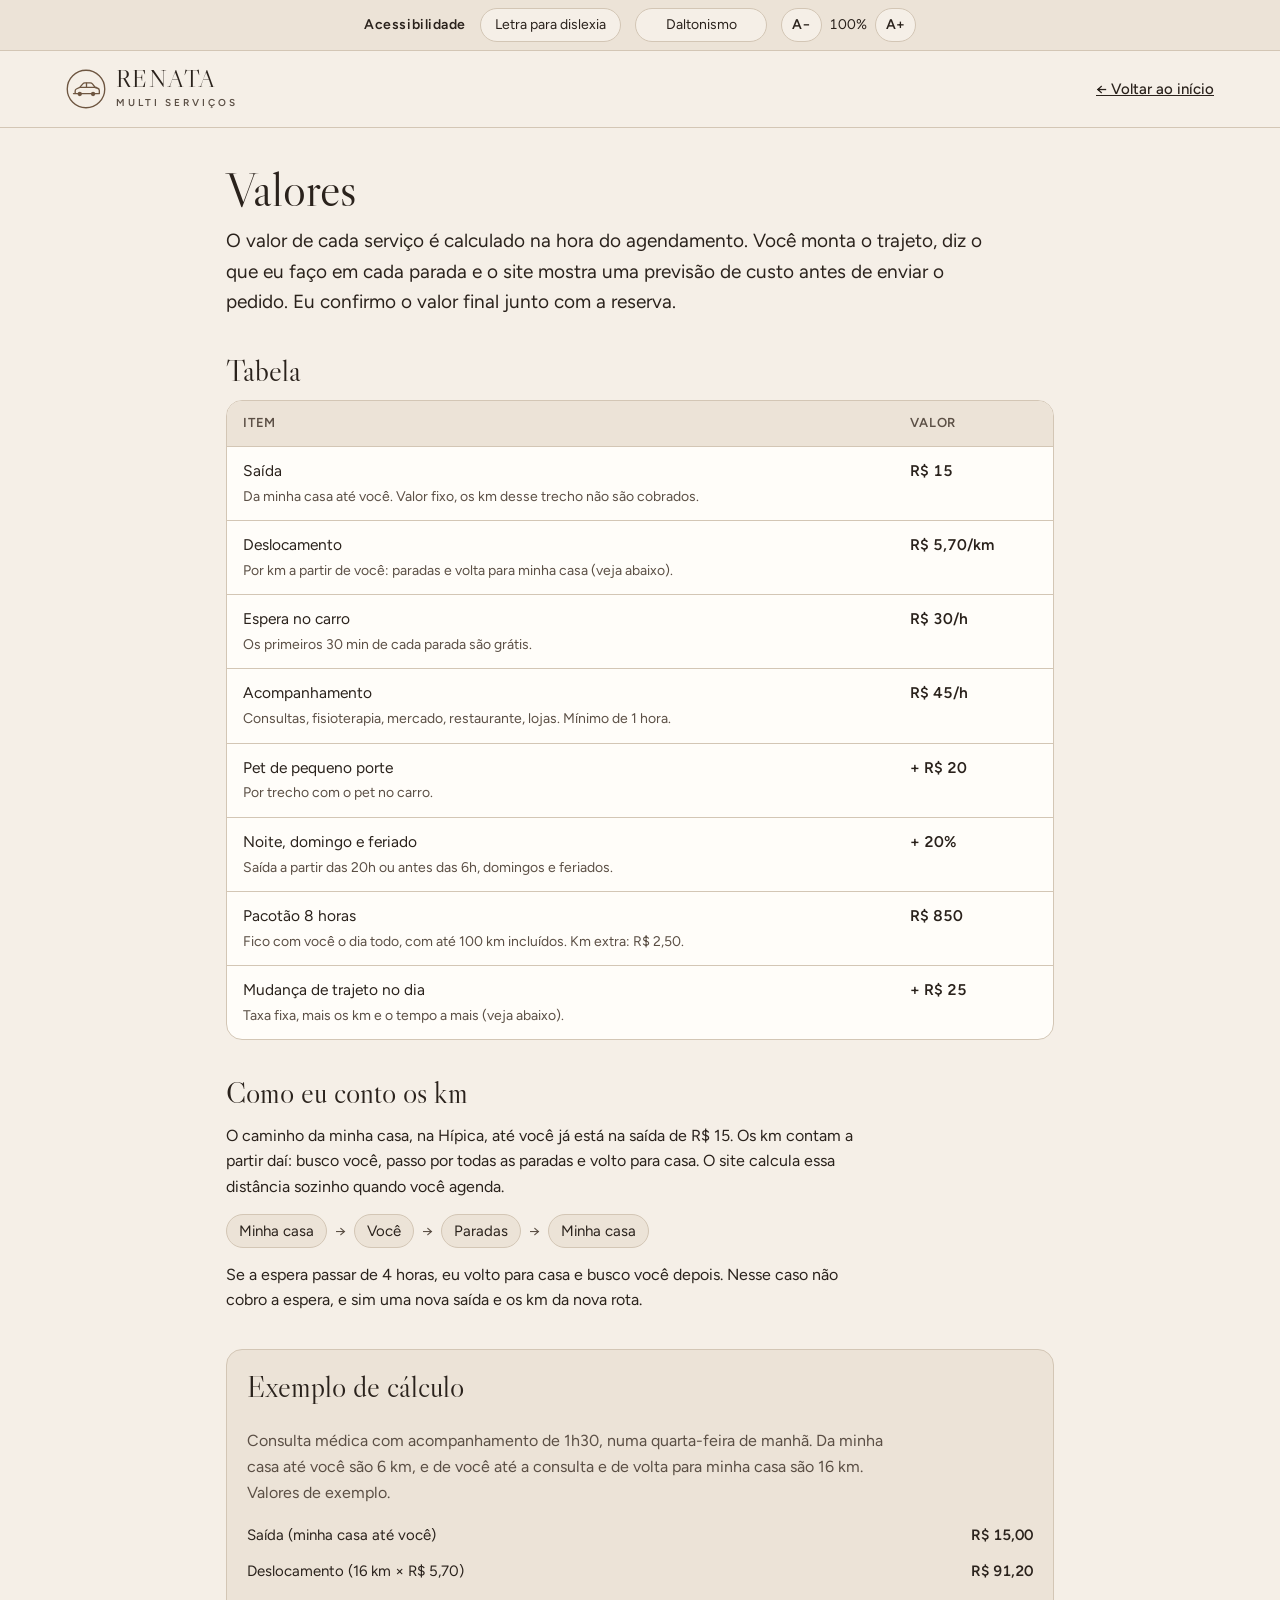
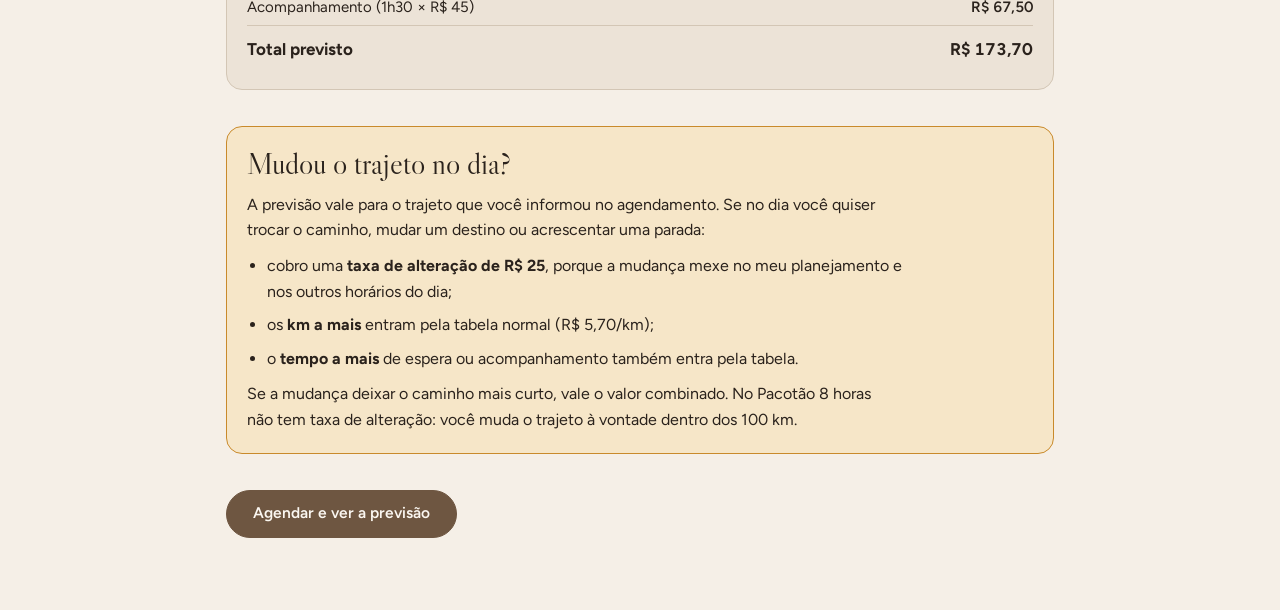
<file: valores.html>
<!doctype html>
<html lang="pt-BR">
<head>
<meta charset="utf-8">
<meta name="viewport" content="width=device-width, initial-scale=1">
<title>Valores · Renata Multi Serviços</title>
<meta name="description" content="Como a Renata calcula o valor das corridas, da espera e do acompanhamento.">
<link rel="preconnect" href="https://fonts.googleapis.com">
<link rel="preconnect" href="https://fonts.gstatic.com" crossorigin>
<link rel="stylesheet" href="https://fonts.googleapis.com/css2?family=Libre+Caslon+Display&family=Figtree:wght@400;500;600&display=swap">
<link rel="stylesheet" href="a11y.css">
<script src="a11y.js" defer></script>
<style>
/* Mesma paleta da página inicial. Uma coluna de leitura, tabela de preços e exemplo de cálculo. */
:root {
  --bg: #f5efe7; --bg-soft: #ece3d7; --ink: #2a221c; --ink-soft: #5b4f45;
  --accent: #6e5641; --accent-ink: #fbf7f1; --line: #d3c6b5; --card: #fffdf9; --pend-bg: #f6e6c8; --pend: #c98a2b;
  --font-display: "Libre Caslon Display", Georgia, serif;
  --font-body: "Figtree", "Segoe UI", system-ui, sans-serif;
}
@media (prefers-color-scheme: dark) {
  :root:not([data-theme="light"]) {
    --bg: #1d1814; --bg-soft: #26201b; --ink: #f1e9df; --ink-soft: #c4b6a7; --accent: #c9a882; --accent-ink: #1d1814;
    --line: #4a3f35; --card: #2b241e; --pend-bg: #4a3a20; --pend: #e0aa55;
    color-scheme: dark;
  }
}
:root[data-theme="dark"] {
  --bg: #1d1814; --bg-soft: #26201b; --ink: #f1e9df; --ink-soft: #c4b6a7; --accent: #c9a882; --accent-ink: #1d1814;
  --line: #4a3f35; --card: #2b241e; --pend-bg: #4a3a20; --pend: #e0aa55;
  color-scheme: dark;
}
* { box-sizing: border-box; }
[hidden] { display: none !important; }
::selection { background: var(--accent); color: var(--accent-ink); }
body { margin: 0; background: var(--bg); color: var(--ink); font-family: var(--font-body); font-size: 16px; line-height: 1.6; }
.wrap { max-width: 860px; margin-inline: auto; padding-left: max(16px, env(safe-area-inset-left, 0px)); padding-right: max(16px, env(safe-area-inset-right, 0px)); }
a { color: inherit; }
:focus-visible { outline: 2px solid var(--accent); outline-offset: 2px; border-radius: 4px; }

header { border-bottom: 1px solid var(--line); }
header .wrap { max-width: 1180px; display: flex; align-items: center; justify-content: space-between; gap: 16px; padding-block: 16px; }
.logo { display: flex; align-items: center; gap: 10px; text-decoration: none; }
.logo svg { width: 40px; height: 40px; color: var(--accent); flex: none; }
.logo-name { font-family: var(--font-display); font-size: 24px; letter-spacing: .06em; line-height: 1; display: block; }
.logo-sub { font-size: 10px; font-weight: 600; letter-spacing: .3em; text-transform: uppercase; display: block; margin-top: 4px; color: var(--ink-soft); }
.back { font-size: 15px; font-weight: 500; }

main .wrap { padding-block: 36px 72px; display: grid; gap: 36px; }
h1 { font-family: var(--font-display); font-weight: 400; font-size: clamp(34px, 5vw, 48px); line-height: 1.05; margin: 0 0 12px; text-wrap: balance; }
h2 { font-family: var(--font-display); font-weight: 400; font-size: clamp(24px, 3vw, 30px); line-height: 1.15; margin: 0 0 12px; }
p { margin: 0; max-width: 64ch; }
.lead { font-size: clamp(17px, 1.8vw, 19px); }
.muted { color: var(--ink-soft); }
section > p + p { margin-top: 12px; }

.tabela-wrap { overflow-x: auto; border: 1px solid var(--line); border-radius: 16px; background: var(--card); }
table { width: 100%; border-collapse: collapse; font-size: 15.5px; }
th, td { text-align: left; padding: 12px 16px; vertical-align: top; border-bottom: 1px solid var(--line); }
tr:last-child td { border-bottom: 0; }
th { font-size: 13px; font-weight: 600; letter-spacing: .06em; text-transform: uppercase; color: var(--ink-soft); background: var(--bg-soft); }
td:nth-child(2) { white-space: nowrap; font-weight: 600; font-variant-numeric: tabular-nums; }
td small { display: block; color: var(--ink-soft); font-size: 14px; margin-top: 2px; }

.rota { display: flex; flex-wrap: wrap; align-items: center; gap: 8px; margin-top: 14px; font-size: 15px; }
.rota span { background: var(--bg-soft); border: 1px solid var(--line); border-radius: 999px; padding: 4px 12px; }
.rota i { font-style: normal; color: var(--ink-soft); }

.exemplo { background: var(--bg-soft); border: 1px solid var(--line); border-radius: 16px; padding: 20px; display: grid; gap: 12px; }
.exemplo table { font-size: 15px; }
.exemplo td { padding: 6px 0; border: 0; }
.exemplo td:nth-child(2) { text-align: right; padding-left: 12px; }
.exemplo tr.total td { border-top: 1px solid var(--line); padding-top: 10px; font-weight: 700; font-size: 17px; }

.aviso { background: var(--pend-bg); border: 1px solid var(--pend); border-radius: 16px; padding: 20px; display: grid; gap: 10px; }
.aviso h2 { margin: 0; }
.aviso ul { margin: 0; padding-left: 20px; display: grid; gap: 8px; max-width: 66ch; }

.btn { display: inline-flex; align-items: center; justify-content: center; min-height: 48px; padding: 0 26px; border-radius: 999px; font-weight: 600; font-size: 15.5px; text-decoration: none; border: 1.5px solid var(--accent); background: var(--accent); color: var(--accent-ink); justify-self: start; }
.btn:hover { filter: brightness(1.06); }

@media (max-width: 520px) {
  .back { display: none; }
  th, td { padding: 10px 12px; }
  .btn { justify-self: stretch; }
}
</style>
</head>
<body>
<header>
  <div class="wrap">
    <a class="logo" href="index.html" aria-label="Renata Multi Serviços, página inicial">
      <svg viewBox="0 0 48 48" fill="none" stroke="currentColor" stroke-width="1.6" aria-hidden="true">
        <circle cx="24" cy="24" r="22.5"/>
        <path d="M9 29.5h30M11 29.5v-3.2c0-1 .5-1.9 1.4-2.3l4.1-1.9 3.7-4.3c.6-.7 1.5-1.1 2.4-1.1h6.6c1 0 1.9.5 2.5 1.2l3.4 4.3 2.9.9c1.2.4 2 1.5 2 2.8v3.6" stroke-linecap="round" stroke-linejoin="round"/>
        <path d="M17 22.1h19.6M24.6 17v5.1" stroke-linecap="round"/>
        <circle cx="16.5" cy="30" r="2.6" fill="currentColor" stroke="none"/><circle cx="32.5" cy="30" r="2.6" fill="currentColor" stroke="none"/>
      </svg>
      <span><span class="logo-name">RENATA</span><span class="logo-sub">Multi Serviços</span></span>
    </a>
    <a class="back" href="index.html">← Voltar ao início</a>
  </div>
</header>

<main>
  <div class="wrap">
    <section>
      <h1>Valores</h1>
      <p class="lead">O valor de cada serviço é calculado na hora do agendamento. Você monta o trajeto, diz o que eu faço em cada parada e o site mostra uma previsão de custo antes de enviar o pedido. Eu confirmo o valor final junto com a reserva.</p>
    </section>

    <section aria-labelledby="t-tabela">
      <h2 id="t-tabela">Tabela</h2>
      <div class="tabela-wrap">
        <table>
          <thead><tr><th scope="col">Item</th><th scope="col">Valor</th></tr></thead>
          <tbody>
            <tr><td>Saída<small>Da minha casa até você. Valor fixo, os km desse trecho não são cobrados.</small></td><td>R$ 15</td></tr>
            <tr><td>Deslocamento<small>Por km a partir de você: paradas e volta para minha casa (veja abaixo).</small></td><td>R$ 5,70/km</td></tr>
            <tr><td>Espera no carro<small>Os primeiros 30 min de cada parada são grátis.</small></td><td>R$ 30/h</td></tr>
            <tr><td>Acompanhamento<small>Consultas, fisioterapia, mercado, restaurante, lojas. Mínimo de 1 hora.</small></td><td>R$ 45/h</td></tr>
            <tr><td>Pet de pequeno porte<small>Por trecho com o pet no carro.</small></td><td>+ R$ 20</td></tr>
            <tr><td>Noite, domingo e feriado<small>Saída a partir das 20h ou antes das 6h, domingos e feriados.</small></td><td>+ 20%</td></tr>
            <tr><td>Pacotão 8 horas<small>Fico com você o dia todo, com até 100 km incluídos. Km extra: R$ 2,50.</small></td><td>R$ 850</td></tr>
            <tr><td>Mudança de trajeto no dia<small>Taxa fixa, mais os km e o tempo a mais (veja abaixo).</small></td><td>+ R$ 25</td></tr>
          </tbody>
        </table>
      </div>
    </section>

    <section aria-labelledby="t-rota">
      <h2 id="t-rota">Como eu conto os km</h2>
      <p>O caminho da minha casa, na Hípica, até você já está na saída de R$ 15. Os km contam a partir daí: busco você, passo por todas as paradas e volto para casa. O site calcula essa distância sozinho quando você agenda.</p>
      <div class="rota" aria-label="Exemplo de rota">
        <span>Minha casa</span><i>→</i><span>Você</span><i>→</i><span>Paradas</span><i>→</i><span>Minha casa</span>
      </div>
      <p style="margin-top:14px">Se a espera passar de 4 horas, eu volto para casa e busco você depois. Nesse caso não cobro a espera, e sim uma nova saída e os km da nova rota.</p>
    </section>

    <section class="exemplo" aria-labelledby="t-exemplo">
      <h2 id="t-exemplo">Exemplo de cálculo</h2>
      <p class="muted">Consulta médica com acompanhamento de 1h30, numa quarta-feira de manhã. Da minha casa até você são 6 km, e de você até a consulta e de volta para minha casa são 16 km. Valores de exemplo.</p>
      <table>
        <tr><td>Saída (minha casa até você)</td><td>R$ 15,00</td></tr>
        <tr><td>Deslocamento (16 km × R$ 5,70)</td><td>R$ 91,20</td></tr>
        <tr><td>Acompanhamento (1h30 × R$ 45)</td><td>R$ 67,50</td></tr>
        <tr class="total"><td>Total previsto</td><td>R$ 173,70</td></tr>
      </table>
    </section>

    <section class="aviso" aria-labelledby="t-mudanca">
      <h2 id="t-mudanca">Mudou o trajeto no dia?</h2>
      <p>A previsão vale para o trajeto que você informou no agendamento. Se no dia você quiser trocar o caminho, mudar um destino ou acrescentar uma parada:</p>
      <ul>
        <li>cobro uma <strong>taxa de alteração de R$ 25</strong>, porque a mudança mexe no meu planejamento e nos outros horários do dia;</li>
        <li>os <strong>km a mais</strong> entram pela tabela normal (R$ 5,70/km);</li>
        <li>o <strong>tempo a mais</strong> de espera ou acompanhamento também entra pela tabela.</li>
      </ul>
      <p>Se a mudança deixar o caminho mais curto, vale o valor combinado. No Pacotão 8 horas não tem taxa de alteração: você muda o trajeto à vontade dentro dos 100 km.</p>
    </section>

    <a class="btn" href="agendar.html">Agendar e ver a previsão</a>
  </div>
</main>
</body>
</html>
</file>
<file: a11y.css>
/* Barra de acessibilidade: fonte para dislexia, filtros para daltonismo e tamanho do texto.
   Usa as cores de cada página (--bg-soft, --ink, --line, --accent) e tem valores de reserva. */
@font-face { font-family: "OpenDyslexic"; src: url("fonts/opendyslexic-latin-400-normal.woff2") format("woff2"); font-weight: 400; font-style: normal; font-display: swap; }
@font-face { font-family: "OpenDyslexic"; src: url("fonts/opendyslexic-latin-700-normal.woff2") format("woff2"); font-weight: 600 900; font-style: normal; font-display: swap; }
@font-face { font-family: "OpenDyslexic"; src: url("fonts/opendyslexic-latin-400-italic.woff2") format("woff2"); font-weight: 400; font-style: italic; font-display: swap; }

.a11y-bar { position: relative; z-index: 20; background: var(--bg-soft, #ece3d7); color: var(--ink, #2a221c); border-bottom: 1px solid var(--line, #d3c6b5); font-family: "Figtree", "Segoe UI", system-ui, sans-serif; font-size: 14px; line-height: 1.2; }
.a11y-bar .a11y-inner { display: flex; flex-wrap: wrap; align-items: center; justify-content: center; gap: 8px 14px; padding-block: 8px; padding-left: max(16px, env(safe-area-inset-left, 0px)); padding-right: max(16px, env(safe-area-inset-right, 0px)); }
.a11y-bar .a11y-label { font-weight: 600; letter-spacing: .04em; }
.a11y-bar button { font: inherit; font-size: 14px; color: inherit; background: var(--bg, #f5efe7); border: 1px solid var(--line, #d3c6b5); border-radius: 999px; min-height: 34px; padding: 0 14px; cursor: pointer; }
.a11y-menu { position: relative; }
.a11y-bar .a11y-menu-btn { min-width: 132px; }
.a11y-bar .a11y-menu-btn[aria-expanded="true"] { border-color: var(--accent, #6e5641); }
.a11y-bar .a11y-menu-btn.a11y-ativo { background: var(--accent, #6e5641); border-color: var(--accent, #6e5641); color: var(--accent-ink, #fbf7f1); }
/* padding-top no lugar de margem: o mouse passa do botão para a lista sem sair do menu */
.a11y-menu-lista { position: absolute; top: 100%; left: 50%; transform: translateX(-50%); z-index: 30; margin: 0; padding: 6px 0 0; list-style: none; min-width: 260px; max-width: calc(100vw - 32px); }
.a11y-menu-lista::before { content: ""; position: absolute; inset: 6px 0 0; z-index: -1; background: var(--bg, #f5efe7); border: 1px solid var(--line, #d3c6b5); border-radius: 14px; box-shadow: 0 12px 28px rgba(0,0,0,.18); }
.a11y-menu-lista li { padding: 9px 14px; cursor: pointer; line-height: 1.3; }
.a11y-menu-lista li:first-child { margin-top: 6px; }
.a11y-menu-lista li:last-child { margin-bottom: 6px; }
.a11y-menu-lista li:hover, .a11y-menu-lista li:focus { background: var(--bg-soft, #ece3d7); outline: none; }
.a11y-menu-lista li:focus-visible { box-shadow: inset 0 0 0 2px var(--accent, #6e5641); }
.a11y-menu-lista li[aria-selected="true"] { font-weight: 600; color: var(--accent, #6e5641); }
.a11y-menu-lista li[aria-selected="true"]::before { content: "✓ "; }
.a11y-bar button[aria-pressed="true"] { background: var(--accent, #6e5641); border-color: var(--accent, #6e5641); color: var(--accent-ink, #fbf7f1); }
.a11y-bar button:hover { border-color: var(--accent, #6e5641); }
.a11y-bar :focus-visible { outline: 2px solid var(--accent, #6e5641); outline-offset: 2px; }
.a11y-bar .a11y-size { display: inline-flex; align-items: center; gap: 4px; }
.a11y-bar .a11y-size button { min-width: 40px; padding: 0 10px; font-weight: 600; }
.a11y-bar .a11y-size output { min-width: 3.2em; text-align: center; font-variant-numeric: tabular-nums; }
.a11y-svg { position: absolute; width: 0; height: 0; overflow: hidden; }

/* Conteúdo que recebe os ajustes */
#conteudo { position: relative; zoom: var(--a11y-zoom, 1); }
html.a11y-dislexia #conteudo, html.a11y-dislexia #conteudo * { font-family: "OpenDyslexic", "Comic Sans MS", sans-serif !important; letter-spacing: 0 !important; }
html.a11y-dislexia #conteudo p, html.a11y-dislexia #conteudo li { line-height: 1.75; }
/* Com letra maior ou mais larga, palavras longas quebram em vez de empurrar a página para o lado */
#conteudo { overflow-wrap: anywhere; }
#conteudo h1, #conteudo h2, #conteudo h3 { hyphens: auto; }

html[data-daltonismo="protanopia"] #conteudo { filter: url(#a11y-protanopia); }
html[data-daltonismo="protanomalia"] #conteudo { filter: url(#a11y-protanomalia); }
html[data-daltonismo="deuteranopia"] #conteudo { filter: url(#a11y-deuteranopia); }
html[data-daltonismo="deuteranomalia"] #conteudo { filter: url(#a11y-deuteranomalia); }
html[data-daltonismo="tritanopia"] #conteudo { filter: url(#a11y-tritanopia); }
html[data-daltonismo="tritanomalia"] #conteudo { filter: url(#a11y-tritanomalia); }
/* Sem percepção de cor (total ou parcial): reforça o contraste em vez de mexer nas cores */
html[data-daltonismo="acromatopsia"] #conteudo { filter: grayscale(1) contrast(1.35); }
html[data-daltonismo="acromatomalia"] #conteudo { filter: saturate(1.6) contrast(1.25); }

@media (max-width: 520px) {
  .a11y-bar .a11y-label { display: none; }
  .a11y-bar .a11y-inner { gap: 6px 8px; padding-block: 6px; }
  .a11y-bar button { font-size: 13px; padding: 0 10px; }
  /* No celular a lista ocupa a largura da barra, para não sair da tela */
  .a11y-menu { position: static; }
  .a11y-menu-lista { left: 16px; right: 16px; transform: none; min-width: 0; max-width: none; }
  .a11y-bar .a11y-menu-btn { min-width: 0; max-width: 150px; overflow: hidden; text-overflow: ellipsis; white-space: nowrap; }
}
.a11y-menu-lista[hidden] { display: none; }
</file>
